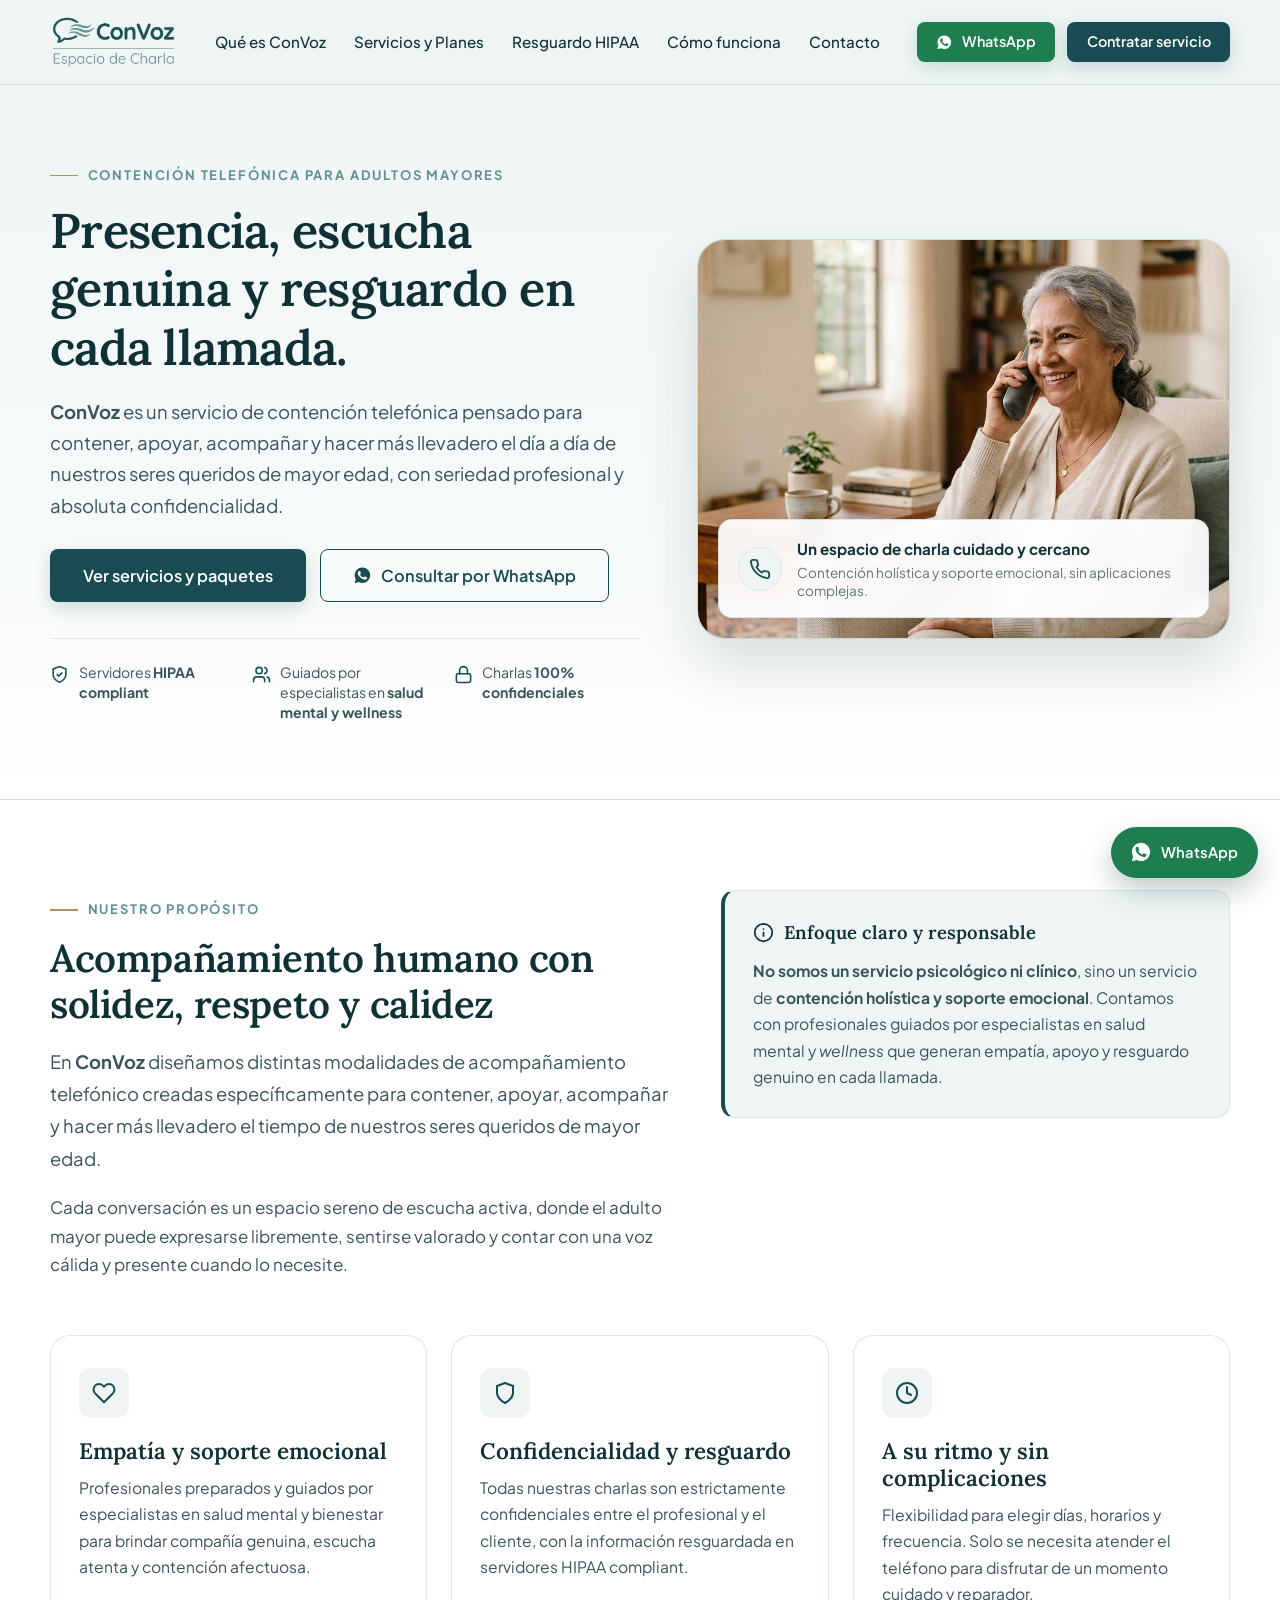
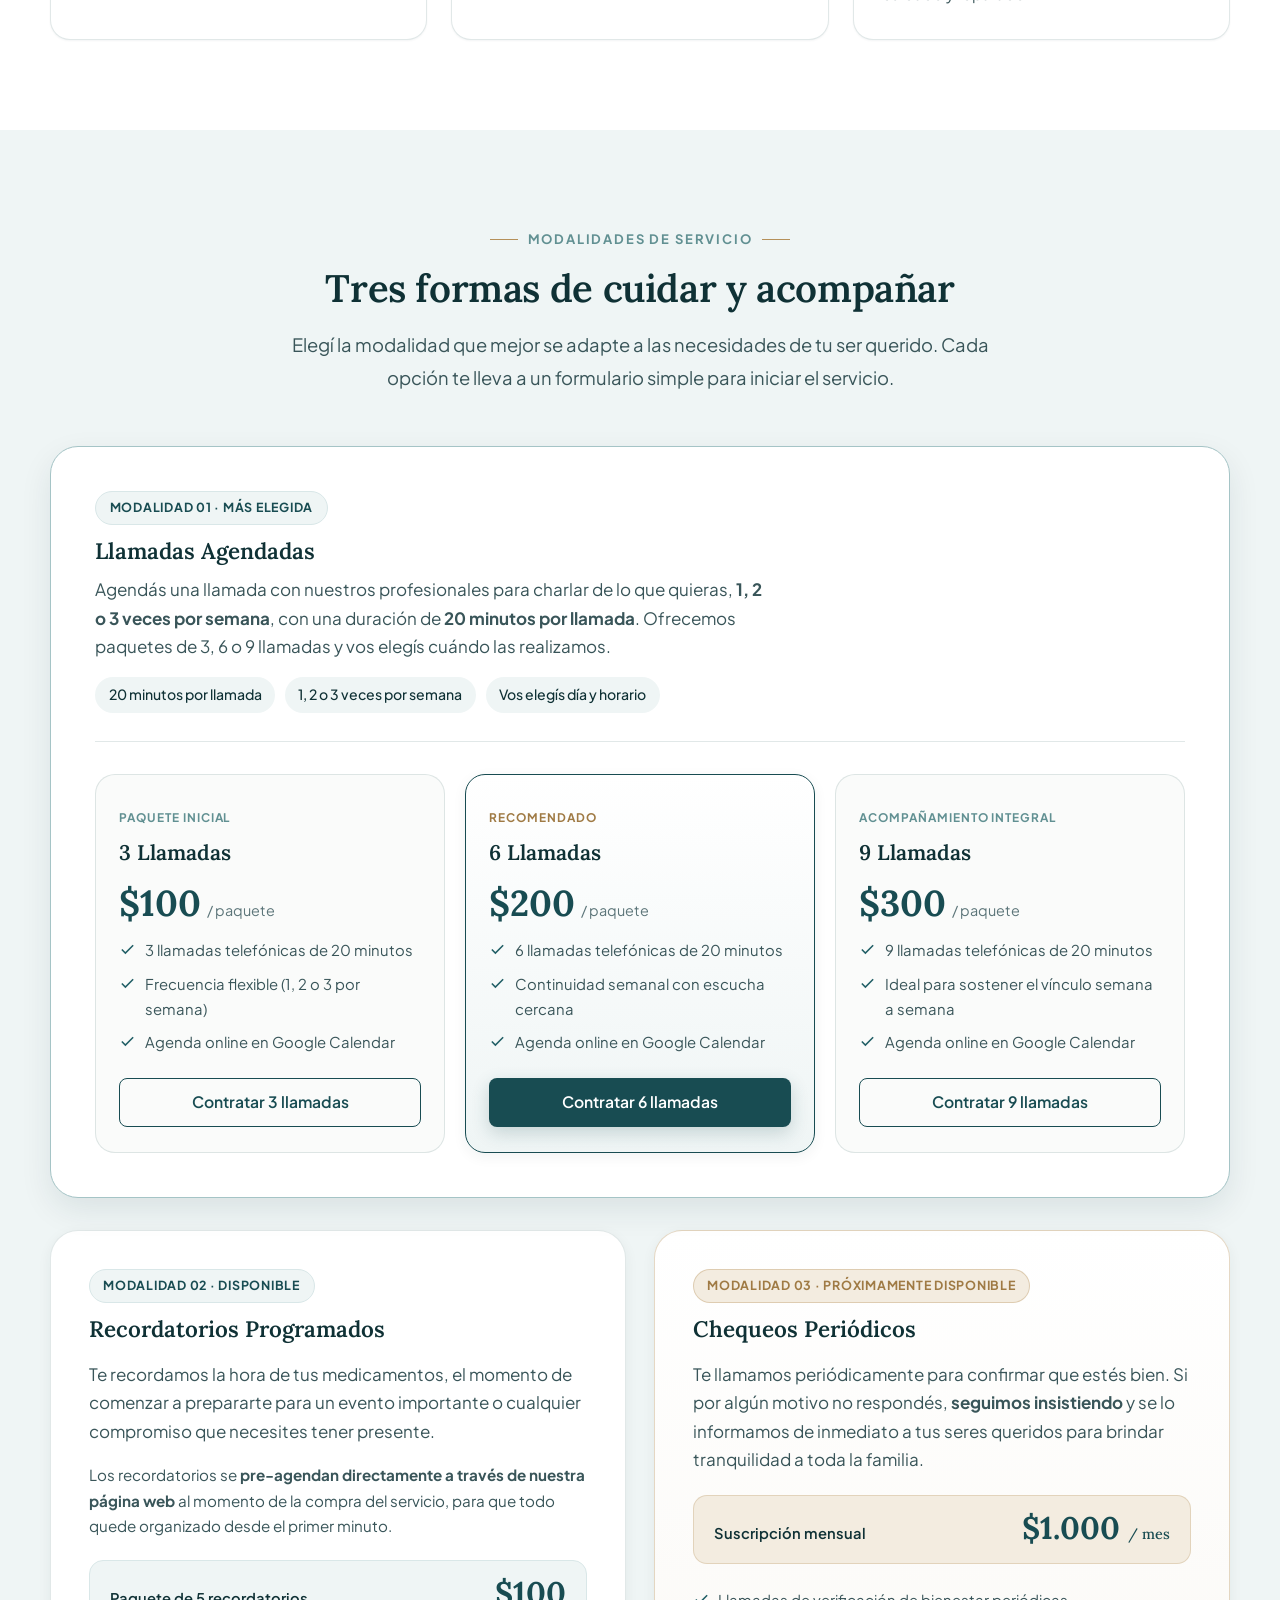
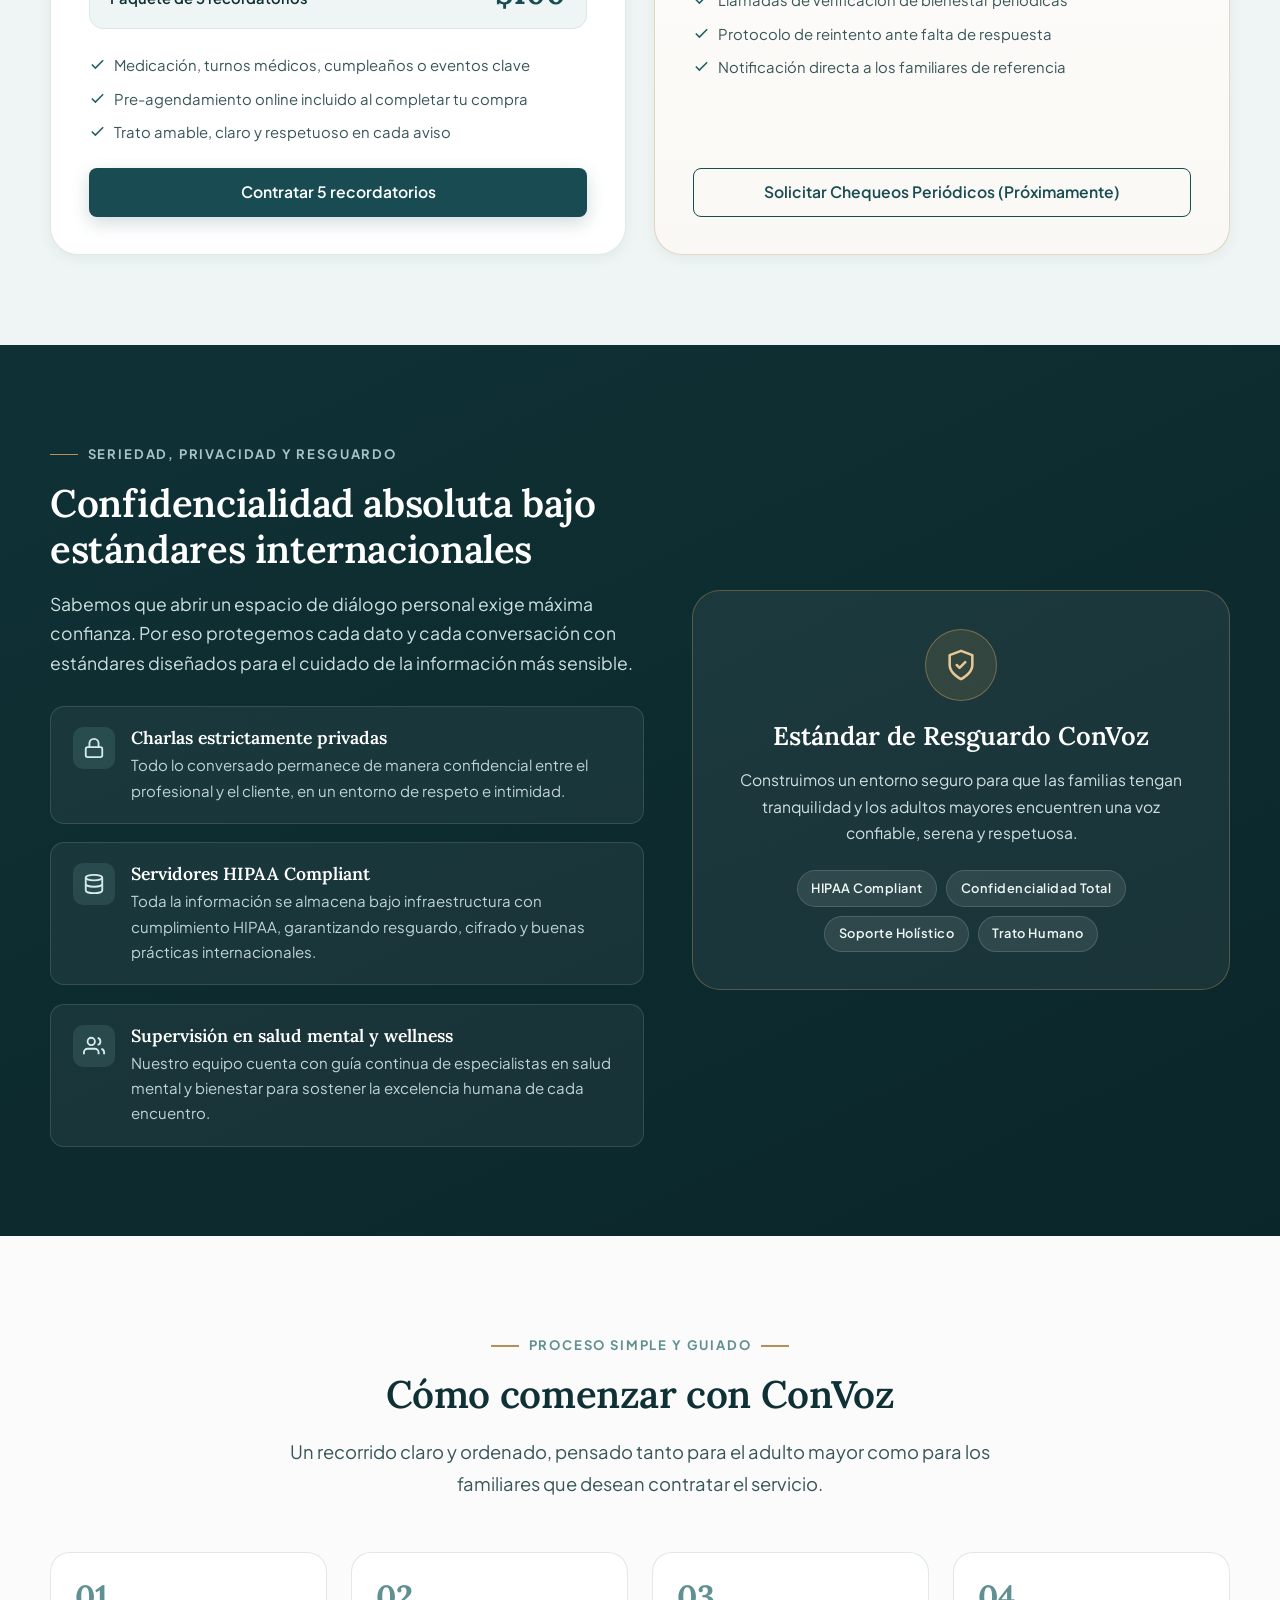
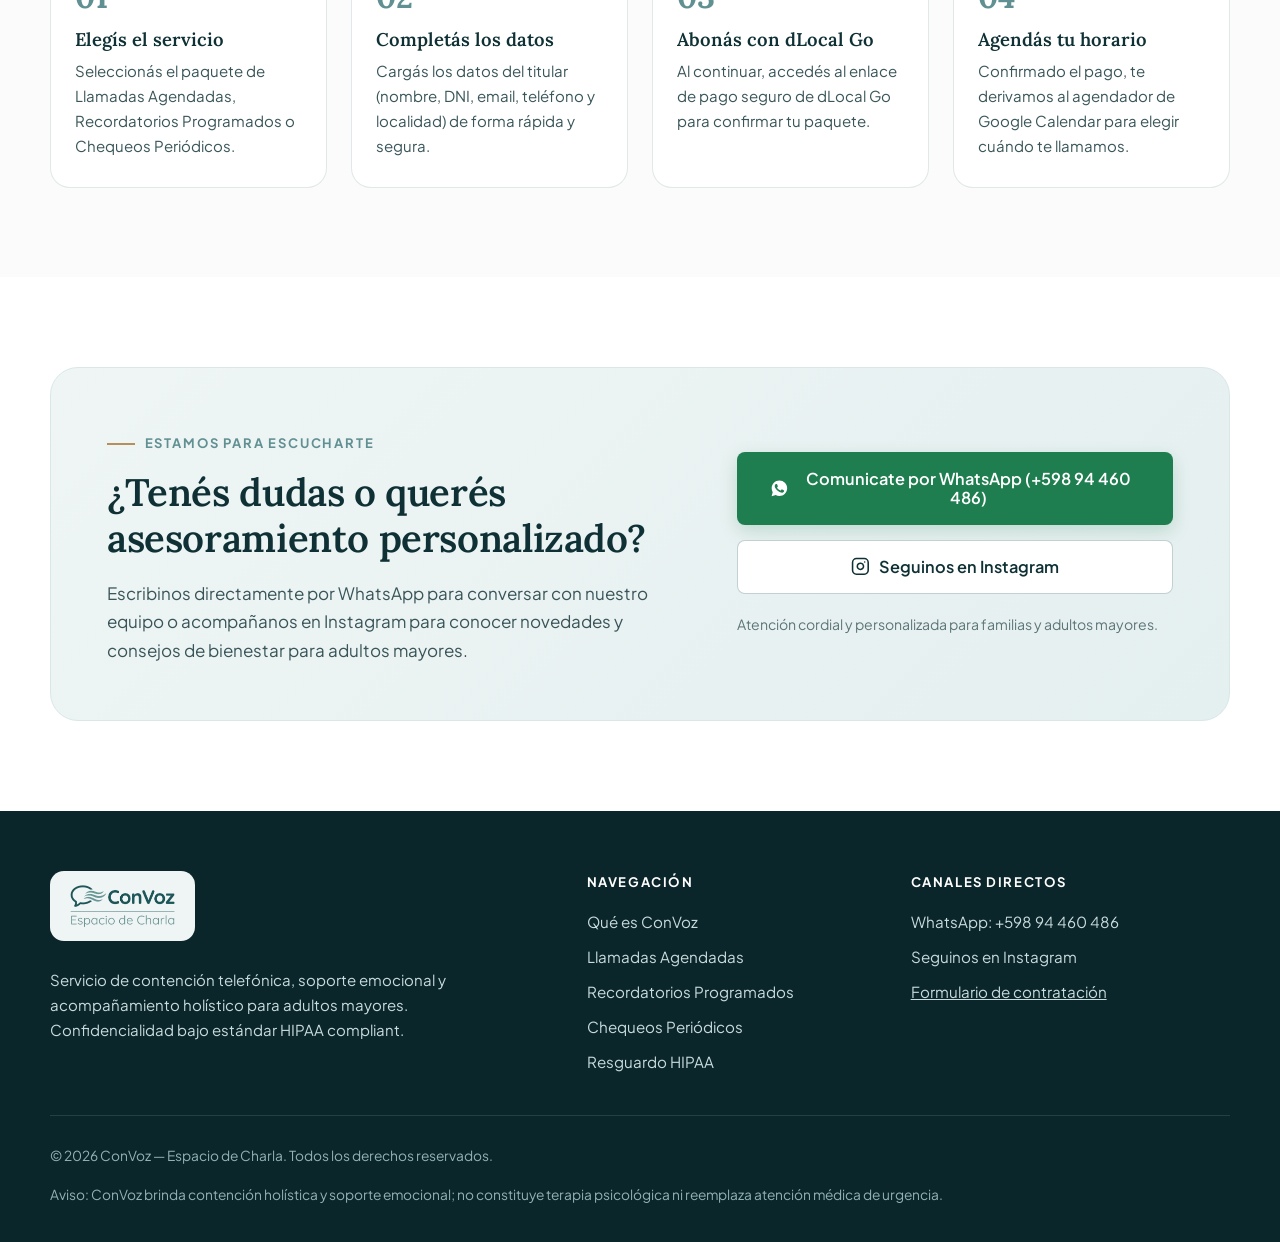
<file: index.html>
<!DOCTYPE html>
<html lang="es-AR">
  <head>
    <meta charset="UTF-8" />
    <meta name="viewport" content="width=device-width, initial-scale=1.0" />
    <title>ConVoz — Espacio de Charla | Contención telefónica para adultos mayores</title>
    <meta
      name="description"
      content="ConVoz es un servicio de contención telefónica, apoyo y acompañamiento emocional para adultos mayores. Profesionales guiados por especialistas, confidencialidad absoluta y resguardo en servidores HIPAA compliant."
    />

    <!-- Tipografía editorial: Lora + Plus Jakarta Sans -->
    <link rel="preconnect" href="https://fonts.googleapis.com" />
    <link rel="preconnect" href="https://fonts.gstatic.com" crossorigin />
    <link
      href="https://fonts.googleapis.com/css2?family=Lora:ital,wght@0,500;0,600;0,700;1,500&family=Plus+Jakarta+Sans:wght@400;500;600;700&display=swap"
      rel="stylesheet"
    />

    <link rel="icon" type="image/png" href="assets/logo-convoz.png" />
    <link rel="stylesheet" href="css/styles.css" />
  </head>

  <body>
    <!-- ====================================================================
         HEADER
         ==================================================================== -->
    <header class="site-header">
      <div class="container header-inner">
        <a href="#inicio" class="brand-link" aria-label="ConVoz - Espacio de Charla">
          <img
            src="assets/logo-convoz.png"
            alt="ConVoz — Espacio de Charla"
            class="brand-logo"
            width="210"
            height="89"
          />
        </a>

        <nav class="main-nav" id="mainNav" aria-label="Navegación principal">
          <a href="#el-servicio">Qué es ConVoz</a>
          <a href="#servicios">Servicios y Planes</a>
          <a href="#confidencialidad">Resguardo HIPAA</a>
          <a href="#como-funciona">Cómo funciona</a>
          <a href="#contacto">Contacto</a>
        </nav>

        <div class="header-actions">
          <a
            href="https://wa.me/59894460486"
            class="btn btn--whatsapp btn--sm"
            data-whatsapp-link
          >
            <svg viewBox="0 0 24 24" fill="currentColor" aria-hidden="true">
              <path
                d="M12.04 2C6.58 2 2.13 6.45 2.13 11.91c0 1.75.46 3.45 1.32 4.95L2.05 22l5.25-1.38c1.45.79 3.08 1.21 4.74 1.21 5.46 0 9.91-4.45 9.91-9.91 0-2.65-1.03-5.14-2.9-7.01A9.816 9.816 0 0 0 12.04 2zm5.79 14.08c-.24.69-1.42 1.31-1.97 1.39-.51.08-1.15.11-1.86-.12-.43-.14-.98-.32-1.69-.63-2.97-1.28-4.91-4.29-5.06-4.49-.15-.2-1.21-1.61-1.21-3.07 0-1.46.76-2.18 1.03-2.48.27-.3.59-.37.79-.37.2 0 .39 0 .56.01.18.01.42-.07.66.5.24.59.84 2.04.91 2.19.07.15.12.32.02.52-.1.2-.15.32-.3.5-.15.17-.31.39-.44.52-.15.15-.3.31-.13.61.17.3.77 1.27 1.66 2.06 1.14 1.02 2.1 1.34 2.4 1.49.3.15.47.12.64-.07.17-.2.74-.86.94-1.16.2-.3.39-.25.66-.15.27.1 1.72.81 2.02.96.3.15.49.22.56.34.07.12.07.72-.17 1.41z"
              />
            </svg>
            WhatsApp
          </a>
          <button
            type="button"
            class="btn btn--primary btn--sm"
            data-select-product="llamadas-3"
          >
            Contratar servicio
          </button>
          <button
            type="button"
            class="mobile-menu-btn"
            id="mobileMenuBtn"
            aria-label="Abrir menú de navegación"
            aria-expanded="false"
            aria-controls="mainNav"
          >
            <svg width="24" height="24" viewBox="0 0 24 24" fill="none" stroke="currentColor" stroke-width="2" stroke-linecap="round">
              <line x1="3" y1="6" x2="21" y2="6" />
              <line x1="3" y1="12" x2="21" y2="12" />
              <line x1="3" y1="18" x2="21" y2="18" />
            </svg>
          </button>
        </div>
      </div>
    </header>

    <main id="inicio">
      <!-- ==================================================================
           HERO EDITORIAL
           ================================================================== -->
      <section class="hero">
        <div class="container hero-grid">
          <div class="hero-copy">
            <span class="eyebrow">Contención telefónica para adultos mayores</span>
            <h1>
              Presencia, escucha genuina y resguardo en cada llamada.
            </h1>
            <p class="hero-subtitle">
              <strong>ConVoz</strong> es un servicio de contención telefónica pensado para
              contener, apoyar, acompañar y hacer más llevadero el día a día de nuestros
              seres queridos de mayor edad, con seriedad profesional y absoluta confidencialidad.
            </p>

            <div class="hero-actions">
              <a href="#servicios" class="btn btn--primary btn--lg">
                Ver servicios y paquetes
              </a>
              <a
                href="https://wa.me/59894460486"
                class="btn btn--secondary btn--lg"
                data-whatsapp-link
              >
                <svg viewBox="0 0 24 24" fill="currentColor" aria-hidden="true">
                  <path
                    d="M12.04 2C6.58 2 2.13 6.45 2.13 11.91c0 1.75.46 3.45 1.32 4.95L2.05 22l5.25-1.38c1.45.79 3.08 1.21 4.74 1.21 5.46 0 9.91-4.45 9.91-9.91 0-2.65-1.03-5.14-2.9-7.01A9.816 9.816 0 0 0 12.04 2zm5.79 14.08c-.24.69-1.42 1.31-1.97 1.39-.51.08-1.15.11-1.86-.12-.43-.14-.98-.32-1.69-.63-2.97-1.28-4.91-4.29-5.06-4.49-.15-.2-1.21-1.61-1.21-3.07 0-1.46.76-2.18 1.03-2.48.27-.3.59-.37.79-.37.2 0 .39 0 .56.01.18.01.42-.07.66.5.24.59.84 2.04.91 2.19.07.15.12.32.02.52-.1.2-.15.32-.3.5-.15.17-.31.39-.44.52-.15.15-.3.31-.13.61.17.3.77 1.27 1.66 2.06 1.14 1.02 2.1 1.34 2.4 1.49.3.15.47.12.64-.07.17-.2.74-.86.94-1.16.2-.3.39-.25.66-.15.27.1 1.72.81 2.02.96.3.15.49.22.56.34.07.12.07.72-.17 1.41z"
                  />
                </svg>
                Consultar por WhatsApp
              </a>
            </div>

            <div class="hero-trust" aria-label="Garantías del servicio">
              <div class="hero-trust-item">
                <svg viewBox="0 0 24 24" fill="none" stroke="currentColor" stroke-width="2" stroke-linecap="round" stroke-linejoin="round" aria-hidden="true">
                  <path d="M12 22s8-4 8-10V5l-8-3-8 3v7c0 6 8 10 8 10z" />
                  <path d="m9 12 2 2 4-4" />
                </svg>
                <span>Servidores <strong>HIPAA compliant</strong></span>
              </div>
              <div class="hero-trust-item">
                <svg viewBox="0 0 24 24" fill="none" stroke="currentColor" stroke-width="2" stroke-linecap="round" stroke-linejoin="round" aria-hidden="true">
                  <path d="M16 21v-2a4 4 0 0 0-4-4H6a4 4 0 0 0-4 4v2" />
                  <circle cx="9" cy="7" r="4" />
                  <path d="M22 21v-2a4 4 0 0 0-3-3.87" />
                  <path d="M16 3.13a4 4 0 0 1 0 7.75" />
                </svg>
                <span>Guiados por especialistas en <strong>salud mental y wellness</strong></span>
              </div>
              <div class="hero-trust-item">
                <svg viewBox="0 0 24 24" fill="none" stroke="currentColor" stroke-width="2" stroke-linecap="round" stroke-linejoin="round" aria-hidden="true">
                  <rect x="3" y="11" width="18" height="11" rx="2" ry="2" />
                  <path d="M7 11V7a5 5 0 0 1 10 0v4" />
                </svg>
                <span>Charlas <strong>100% confidenciales</strong></span>
              </div>
            </div>
          </div>

          <div class="hero-media">
            <div class="hero-frame">
              <img
                src="assets/hero-convoz.jpg"
                alt="Adulta mayor sonriendo con serenidad durante una conversación telefónica cálida en su hogar"
                loading="eager"
              />
              <div class="hero-seal">
                <div class="hero-seal-icon" aria-hidden="true">
                  <svg width="22" height="22" viewBox="0 0 24 24" fill="none" stroke="currentColor" stroke-width="2" stroke-linecap="round" stroke-linejoin="round">
                    <path d="M22 16.92v3a2 2 0 0 1-2.18 2 19.79 19.79 0 0 1-8.63-3.07 19.5 19.5 0 0 1-6-6 19.79 19.79 0 0 1-3.07-8.67A2 2 0 0 1 4.11 2h3a2 2 0 0 1 2 1.72 12.84 12.84 0 0 0 .7 2.81 2 2 0 0 1-.45 2.11L8.09 9.91a16 16 0 0 0 6 6l1.27-1.27a2 2 0 0 1 2.11-.45 12.84 12.84 0 0 0 2.81.7A2 2 0 0 1 22 16.92z" />
                  </svg>
                </div>
                <div>
                  <strong>Un espacio de charla cuidado y cercano</strong>
                  <span>Contención holística y soporte emocional, sin aplicaciones complejas.</span>
                </div>
              </div>
            </div>
          </div>
        </div>
      </section>

      <!-- ==================================================================
           QUÉ ES CONVOZ & PILARES
           ================================================================== -->
      <section class="section" id="el-servicio">
        <div class="container">
          <div class="about-layout">
            <div>
              <span class="eyebrow">Nuestro propósito</span>
              <h2>Acompañamiento humano con solidez, respeto y calidez</h2>
              <p class="lead">
                En <strong>ConVoz</strong> diseñamos distintas modalidades de acompañamiento
                telefónico creadas específicamente para contener, apoyar, acompañar y hacer más
                llevadero el tiempo de nuestros seres queridos de mayor edad.
              </p>
              <p style="color: var(--ink-secondary); margin-bottom: 0;">
                Cada conversación es un espacio sereno de escucha activa, donde el adulto mayor
                puede expresarse libremente, sentirse valorado y contar con una voz cálida y
                presente cuando lo necesite.
              </p>
            </div>

            <aside class="ethics-callout" aria-label="Claridad sobre nuestro enfoque">
              <div class="ethics-callout-title">
                <svg width="21" height="21" viewBox="0 0 24 24" fill="none" stroke="currentColor" stroke-width="2" stroke-linecap="round" stroke-linejoin="round" aria-hidden="true">
                  <circle cx="12" cy="12" r="10" />
                  <line x1="12" y1="16" x2="12" y2="12" />
                  <line x1="12" y1="8" x2="12.01" y2="8" />
                </svg>
                Enfoque claro y responsable
              </div>
              <p>
                <strong>No somos un servicio psicológico ni clínico</strong>, sino un servicio
                de <strong>contención holística y soporte emocional</strong>. Contamos con
                profesionales guiados por especialistas en salud mental y <em>wellness</em> que
                generan empatía, apoyo y resguardo genuino en cada llamada.
              </p>
            </aside>
          </div>

          <div class="pillars-grid">
            <article class="pillar-card">
              <div class="pillar-icon" aria-hidden="true">
                <svg width="24" height="24" viewBox="0 0 24 24" fill="none" stroke="currentColor" stroke-width="2" stroke-linecap="round" stroke-linejoin="round">
                  <path d="M20.84 4.61a5.5 5.5 0 0 0-7.78 0L12 5.67l-1.06-1.06a5.5 5.5 0 0 0-7.78 7.78l1.06 1.06L12 21.23l7.78-7.78 1.06-1.06a5.5 5.5 0 0 0 0-7.78z" />
                </svg>
              </div>
              <h3>Empatía y soporte emocional</h3>
              <p>
                Profesionales preparados y guiados por especialistas en salud mental y bienestar
                para brindar compañía genuina, escucha atenta y contención afectuosa.
              </p>
            </article>

            <article class="pillar-card">
              <div class="pillar-icon" aria-hidden="true">
                <svg width="24" height="24" viewBox="0 0 24 24" fill="none" stroke="currentColor" stroke-width="2" stroke-linecap="round" stroke-linejoin="round">
                  <path d="M12 22s8-4 8-10V5l-8-3-8 3v7c0 6 8 10 8 10z" />
                </svg>
              </div>
              <h3>Confidencialidad y resguardo</h3>
              <p>
                Todas nuestras charlas son estrictamente confidenciales entre el profesional y
                el cliente, con la información resguardada en servidores HIPAA compliant.
              </p>
            </article>

            <article class="pillar-card">
              <div class="pillar-icon" aria-hidden="true">
                <svg width="24" height="24" viewBox="0 0 24 24" fill="none" stroke="currentColor" stroke-width="2" stroke-linecap="round" stroke-linejoin="round">
                  <circle cx="12" cy="12" r="10" />
                  <polyline points="12 6 12 12 16 14" />
                </svg>
              </div>
              <h3>A su ritmo y sin complicaciones</h3>
              <p>
                Flexibilidad para elegir días, horarios y frecuencia. Solo se necesita atender el
                teléfono para disfrutar de un momento cuidado y reparador.
              </p>
            </article>
          </div>
        </div>
      </section>

      <!-- ==================================================================
           TRES MODALIDADES DE SERVICIO
           ================================================================== -->
      <section class="section section--mist" id="servicios">
        <div class="container">
          <div class="section-header section-header--center">
            <span class="eyebrow">Modalidades de Servicio</span>
            <h2>Tres formas de cuidar y acompañar</h2>
            <p class="lead">
              Elegí la modalidad que mejor se adapte a las necesidades de tu ser querido.
              Cada opción te lleva a un formulario simple para iniciar el servicio.
            </p>
          </div>

          <div class="services-stack">
            <!-- MODALIDAD 1: LLAMADAS AGENDADAS -->
            <article class="service-featured" id="llamadas-agendadas">
              <div class="service-top">
                <div style="max-width: 680px;">
                  <span class="service-badge service-badge--primary">Modalidad 01 · Más elegida</span>
                  <h3>Llamadas Agendadas</h3>
                  <p style="margin: 0; color: var(--ink-secondary);">
                    Agendás una llamada con nuestros profesionales para charlar de lo que quieras,
                    <strong>1, 2 o 3 veces por semana</strong>, con una duración de
                    <strong>20 minutos por llamada</strong>. Ofrecemos paquetes de 3, 6 o 9
                    llamadas y vos elegís cuándo las realizamos.
                  </p>
                  <div class="service-meta-pills">
                    <span class="meta-pill">20 minutos por llamada</span>
                    <span class="meta-pill">1, 2 o 3 veces por semana</span>
                    <span class="meta-pill">Vos elegís día y horario</span>
                  </div>
                </div>
              </div>

              <div class="packages-grid">
                <!-- Paquete 3 llamadas -->
                <div class="package-card">
                  <div>
                    <span class="package-tag">Paquete Inicial</span>
                    <div class="package-name">3 Llamadas</div>
                    <div class="package-price">
                      <span class="package-price-value">$100</span>
                      <span class="package-price-unit">/ paquete</span>
                    </div>
                    <ul class="package-list">
                      <li>
                        <svg viewBox="0 0 24 24" fill="none" stroke="currentColor" stroke-width="2.2"><polyline points="20 6 9 17 4 12" /></svg>
                        3 llamadas telefónicas de 20 minutos
                      </li>
                      <li>
                        <svg viewBox="0 0 24 24" fill="none" stroke="currentColor" stroke-width="2.2"><polyline points="20 6 9 17 4 12" /></svg>
                        Frecuencia flexible (1, 2 o 3 por semana)
                      </li>
                      <li>
                        <svg viewBox="0 0 24 24" fill="none" stroke="currentColor" stroke-width="2.2"><polyline points="20 6 9 17 4 12" /></svg>
                        Agenda online en Google Calendar
                      </li>
                    </ul>
                  </div>
                  <button
                    type="button"
                    class="btn btn--secondary btn--full"
                    data-select-product="llamadas-3"
                  >
                    Contratar 3 llamadas
                  </button>
                </div>

                <!-- Paquete 6 llamadas -->
                <div class="package-card package-card--recommended">
                  <div>
                    <span class="package-tag">Recomendado</span>
                    <div class="package-name">6 Llamadas</div>
                    <div class="package-price">
                      <span class="package-price-value">$200</span>
                      <span class="package-price-unit">/ paquete</span>
                    </div>
                    <ul class="package-list">
                      <li>
                        <svg viewBox="0 0 24 24" fill="none" stroke="currentColor" stroke-width="2.2"><polyline points="20 6 9 17 4 12" /></svg>
                        6 llamadas telefónicas de 20 minutos
                      </li>
                      <li>
                        <svg viewBox="0 0 24 24" fill="none" stroke="currentColor" stroke-width="2.2"><polyline points="20 6 9 17 4 12" /></svg>
                        Continuidad semanal con escucha cercana
                      </li>
                      <li>
                        <svg viewBox="0 0 24 24" fill="none" stroke="currentColor" stroke-width="2.2"><polyline points="20 6 9 17 4 12" /></svg>
                        Agenda online en Google Calendar
                      </li>
                    </ul>
                  </div>
                  <button
                    type="button"
                    class="btn btn--primary btn--full"
                    data-select-product="llamadas-6"
                  >
                    Contratar 6 llamadas
                  </button>
                </div>

                <!-- Paquete 9 llamadas -->
                <div class="package-card">
                  <div>
                    <span class="package-tag">Acompañamiento Integral</span>
                    <div class="package-name">9 Llamadas</div>
                    <div class="package-price">
                      <span class="package-price-value">$300</span>
                      <span class="package-price-unit">/ paquete</span>
                    </div>
                    <ul class="package-list">
                      <li>
                        <svg viewBox="0 0 24 24" fill="none" stroke="currentColor" stroke-width="2.2"><polyline points="20 6 9 17 4 12" /></svg>
                        9 llamadas telefónicas de 20 minutos
                      </li>
                      <li>
                        <svg viewBox="0 0 24 24" fill="none" stroke="currentColor" stroke-width="2.2"><polyline points="20 6 9 17 4 12" /></svg>
                        Ideal para sostener el vínculo semana a semana
                      </li>
                      <li>
                        <svg viewBox="0 0 24 24" fill="none" stroke="currentColor" stroke-width="2.2"><polyline points="20 6 9 17 4 12" /></svg>
                        Agenda online en Google Calendar
                      </li>
                    </ul>
                  </div>
                  <button
                    type="button"
                    class="btn btn--secondary btn--full"
                    data-select-product="llamadas-9"
                  >
                    Contratar 9 llamadas
                  </button>
                </div>
              </div>
            </article>

            <!-- MODALIDADES 2 y 3 -->
            <div class="services-secondary-grid">
              <!-- MODALIDAD 2: RECORDATORIOS PROGRAMADOS -->
              <article class="service-card" id="recordatorios-programados">
                <div>
                  <span class="service-badge service-badge--primary">Modalidad 02 · Disponible</span>
                  <h3>Recordatorios Programados</h3>
                  <p style="color: var(--ink-secondary);">
                    Te recordamos la hora de tus medicamentos, el momento de comenzar a prepararte
                    para un evento importante o cualquier compromiso que necesites tener presente.
                  </p>
                  <p style="color: var(--ink-secondary); font-size: 0.95rem;">
                    Los recordatorios se <strong>pre-agendan directamente a través de nuestra página web</strong>
                    al momento de la compra del servicio, para que todo quede organizado desde el
                    primer minuto.
                  </p>

                  <div class="service-price-box">
                    <span class="service-price-label">Paquete de 5 recordatorios</span>
                    <span class="service-price-amount">$100</span>
                  </div>

                  <ul class="package-list">
                    <li>
                      <svg viewBox="0 0 24 24" fill="none" stroke="currentColor" stroke-width="2.2"><polyline points="20 6 9 17 4 12" /></svg>
                      Medicación, turnos médicos, cumpleaños o eventos clave
                    </li>
                    <li>
                      <svg viewBox="0 0 24 24" fill="none" stroke="currentColor" stroke-width="2.2"><polyline points="20 6 9 17 4 12" /></svg>
                      Pre-agendamiento online incluido al completar tu compra
                    </li>
                    <li>
                      <svg viewBox="0 0 24 24" fill="none" stroke="currentColor" stroke-width="2.2"><polyline points="20 6 9 17 4 12" /></svg>
                      Trato amable, claro y respetuoso en cada aviso
                    </li>
                  </ul>
                </div>

                <button
                  type="button"
                  class="btn btn--primary btn--full"
                  data-select-product="recordatorios-5"
                >
                  Contratar 5 recordatorios
                </button>
              </article>

              <!-- MODALIDAD 3: CHEQUEOS PERIÓDICOS (PRÓXIMAMENTE) -->
              <article class="service-card service-card--upcoming" id="chequeos-periodicos">
                <div>
                  <span class="service-badge service-badge--upcoming">
                    Modalidad 03 · Próximamente Disponible
                  </span>
                  <h3>Chequeos Periódicos</h3>
                  <p style="color: var(--ink-secondary);">
                    Te llamamos periódicamente para confirmar que estés bien. Si por algún motivo
                    no respondés, <strong>seguimos insistiendo</strong> y se lo informamos de
                    inmediato a tus seres queridos para brindar tranquilidad a toda la familia.
                  </p>

                  <div class="service-price-box">
                    <span class="service-price-label">Suscripción mensual</span>
                    <span class="service-price-amount">$1.000 <small style="font-size: 0.9rem; font-weight: 500;">/ mes</small></span>
                  </div>

                  <ul class="package-list">
                    <li>
                      <svg viewBox="0 0 24 24" fill="none" stroke="currentColor" stroke-width="2.2"><polyline points="20 6 9 17 4 12" /></svg>
                      Llamadas de verificación de bienestar periódicas
                    </li>
                    <li>
                      <svg viewBox="0 0 24 24" fill="none" stroke="currentColor" stroke-width="2.2"><polyline points="20 6 9 17 4 12" /></svg>
                      Protocolo de reintento ante falta de respuesta
                    </li>
                    <li>
                      <svg viewBox="0 0 24 24" fill="none" stroke="currentColor" stroke-width="2.2"><polyline points="20 6 9 17 4 12" /></svg>
                      Notificación directa a los familiares de referencia
                    </li>
                  </ul>
                </div>

                <button
                  type="button"
                  class="btn btn--secondary btn--full"
                  data-select-product="chequeos-mensual"
                >
                  Solicitar Chequeos Periódicos (Próximamente)
                </button>
              </article>
            </div>
          </div>
        </div>
      </section>

      <!-- ==================================================================
           CONFIDENCIALIDAD Y RESGUARDO HIPAA
           ================================================================== -->
      <section class="section section--dark" id="confidencialidad">
        <div class="container hipaa-grid">
          <div>
            <span class="eyebrow eyebrow--light">Seriedad, Privacidad y Resguardo</span>
            <h2>Confidencialidad absoluta bajo estándares internacionales</h2>
            <p class="hipaa-lead">
              Sabemos que abrir un espacio de diálogo personal exige máxima confianza.
              Por eso protegemos cada dato y cada conversación con estándares diseñados para
              el cuidado de la información más sensible.
            </p>

            <div class="hipaa-points">
              <div class="hipaa-point">
                <div class="hipaa-point-icon" aria-hidden="true">
                  <svg width="22" height="22" viewBox="0 0 24 24" fill="none" stroke="currentColor" stroke-width="2">
                    <rect x="3" y="11" width="18" height="11" rx="2" />
                    <path d="M7 11V7a5 5 0 0 1 10 0v4" />
                  </svg>
                </div>
                <div>
                  <h3>Charlas estrictamente privadas</h3>
                  <p>
                    Todo lo conversado permanece de manera confidencial entre el profesional y el
                    cliente, en un entorno de respeto e intimidad.
                  </p>
                </div>
              </div>

              <div class="hipaa-point">
                <div class="hipaa-point-icon" aria-hidden="true">
                  <svg width="22" height="22" viewBox="0 0 24 24" fill="none" stroke="currentColor" stroke-width="2">
                    <ellipse cx="12" cy="5" rx="9" ry="3" />
                    <path d="M21 12c0 1.66-4 3-9 3s-9-1.34-9-3" />
                    <path d="M3 5v14c0 1.66 4 3 9 3s9-1.34 9-3V5" />
                  </svg>
                </div>
                <div>
                  <h3>Servidores HIPAA Compliant</h3>
                  <p>
                    Toda la información se almacena bajo infraestructura con cumplimiento HIPAA,
                    garantizando resguardo, cifrado y buenas prácticas internacionales.
                  </p>
                </div>
              </div>

              <div class="hipaa-point">
                <div class="hipaa-point-icon" aria-hidden="true">
                  <svg width="22" height="22" viewBox="0 0 24 24" fill="none" stroke="currentColor" stroke-width="2">
                    <path d="M17 21v-2a4 4 0 0 0-4-4H5a4 4 0 0 0-4 4v2" />
                    <circle cx="9" cy="7" r="4" />
                    <path d="M23 21v-2a4 4 0 0 0-3-3.87" />
                    <path d="M16 3.13a4 4 0 0 1 0 7.75" />
                  </svg>
                </div>
                <div>
                  <h3>Supervisión en salud mental y wellness</h3>
                  <p>
                    Nuestro equipo cuenta con guía continua de especialistas en salud mental y
                    bienestar para sostener la excelencia humana de cada encuentro.
                  </p>
                </div>
              </div>
            </div>
          </div>

          <div class="hipaa-certificate">
            <div class="hipaa-shield" aria-hidden="true">
              <svg width="34" height="34" viewBox="0 0 24 24" fill="none" stroke="currentColor" stroke-width="1.8" stroke-linecap="round" stroke-linejoin="round">
                <path d="M12 22s8-4 8-10V5l-8-3-8 3v7c0 6 8 10 8 10z" />
                <path d="m9 12 2 2 4-4" />
              </svg>
            </div>
            <h3>Estándar de Resguardo ConVoz</h3>
            <p>
              Construimos un entorno seguro para que las familias tengan tranquilidad y los
              adultos mayores encuentren una voz confiable, serena y respetuosa.
            </p>
            <div class="hipaa-tags">
              <span class="hipaa-tag">HIPAA Compliant</span>
              <span class="hipaa-tag">Confidencialidad Total</span>
              <span class="hipaa-tag">Soporte Holístico</span>
              <span class="hipaa-tag">Trato Humano</span>
            </div>
          </div>
        </div>
      </section>

      <!-- ==================================================================
           CÓMO FUNCIONA (4 PASOS)
           ================================================================== -->
      <section class="section section--ivory" id="como-funciona">
        <div class="container">
          <div class="section-header section-header--center">
            <span class="eyebrow">Proceso simple y guiado</span>
            <h2>Cómo comenzar con ConVoz</h2>
            <p class="lead">
              Un recorrido claro y ordenado, pensado tanto para el adulto mayor como para los
              familiares que desean contratar el servicio.
            </p>
          </div>

          <div class="steps-grid">
            <div class="step-card">
              <div class="step-number">01</div>
              <h3>Elegís el servicio</h3>
              <p>
                Seleccionás el paquete de Llamadas Agendadas, Recordatorios Programados o
                Chequeos Periódicos.
              </p>
            </div>
            <div class="step-card">
              <div class="step-number">02</div>
              <h3>Completás los datos</h3>
              <p>
                Cargás los datos del titular (nombre, DNI, email, teléfono y localidad) de forma
                rápida y segura.
              </p>
            </div>
            <div class="step-card">
              <div class="step-number">03</div>
              <h3>Abonás con dLocal Go</h3>
              <p>
                Al continuar, accedés al enlace de pago seguro de dLocal Go para confirmar tu
                paquete.
              </p>
            </div>
            <div class="step-card">
              <div class="step-number">04</div>
              <h3>Agendás tu horario</h3>
              <p>
                Confirmado el pago, te derivamos al agendador de Google Calendar para elegir
                cuándo te llamamos.
              </p>
            </div>
          </div>
        </div>
      </section>

      <!-- ==================================================================
           CONTACTO: WHATSAPP E INSTAGRAM
           ================================================================== -->
      <section class="section" id="contacto">
        <div class="container">
          <div class="contact-banner">
            <div>
              <span class="eyebrow">Estamos para escucharte</span>
              <h2>¿Tenés dudas o querés asesoramiento personalizado?</h2>
              <p style="color: var(--ink-secondary); margin-bottom: 0;">
                Escribinos directamente por WhatsApp para conversar con nuestro equipo o
                acompañanos en Instagram para conocer novedades y consejos de bienestar para
                adultos mayores.
              </p>
            </div>

            <div class="contact-actions">
              <a
                href="https://wa.me/59894460486"
                class="btn btn--whatsapp btn--lg btn--full"
                data-whatsapp-link
              >
                <svg viewBox="0 0 24 24" fill="currentColor" aria-hidden="true">
                  <path
                    d="M12.04 2C6.58 2 2.13 6.45 2.13 11.91c0 1.75.46 3.45 1.32 4.95L2.05 22l5.25-1.38c1.45.79 3.08 1.21 4.74 1.21 5.46 0 9.91-4.45 9.91-9.91 0-2.65-1.03-5.14-2.9-7.01A9.816 9.816 0 0 0 12.04 2zm5.79 14.08c-.24.69-1.42 1.31-1.97 1.39-.51.08-1.15.11-1.86-.12-.43-.14-.98-.32-1.69-.63-2.97-1.28-4.91-4.29-5.06-4.49-.15-.2-1.21-1.61-1.21-3.07 0-1.46.76-2.18 1.03-2.48.27-.3.59-.37.79-.37.2 0 .39 0 .56.01.18.01.42-.07.66.5.24.59.84 2.04.91 2.19.07.15.12.32.02.52-.1.2-.15.32-.3.5-.15.17-.31.39-.44.52-.15.15-.3.31-.13.61.17.3.77 1.27 1.66 2.06 1.14 1.02 2.1 1.34 2.4 1.49.3.15.47.12.64-.07.17-.2.74-.86.94-1.16.2-.3.39-.25.66-.15.27.1 1.72.81 2.02.96.3.15.49.22.56.34.07.12.07.72-.17 1.41z"
                  />
                </svg>
                Comunicate por WhatsApp (+598 94 460 486)
              </a>

              <a
                href="#"
                class="btn btn--instagram btn--lg btn--full"
                data-instagram-link
              >
                <svg viewBox="0 0 24 24" fill="none" stroke="currentColor" stroke-width="2" stroke-linecap="round" stroke-linejoin="round" aria-hidden="true">
                  <rect x="2" y="2" width="20" height="20" rx="5" ry="5" />
                  <path d="M16 11.37A4 4 0 1 1 12.63 8 4 4 0 0 1 16 11.37z" />
                  <line x1="17.5" y1="6.5" x2="17.51" y2="6.5" />
                </svg>
                Seguinos en Instagram
              </a>

              <p class="contact-note">
                Atención cordial y personalizada para familias y adultos mayores.
              </p>
            </div>
          </div>
        </div>
      </section>
    </main>

    <!-- ====================================================================
         FOOTER
         ==================================================================== -->
    <footer class="site-footer">
      <div class="container">
        <div class="footer-grid">
          <div>
            <div class="footer-logo-wrap">
              <img
                src="assets/logo-convoz.png"
                alt="ConVoz — Espacio de Charla"
                width="175"
                height="74"
              />
            </div>
            <p style="margin: 0; font-size: 0.94rem; max-width: 42ch;">
              Servicio de contención telefónica, soporte emocional y acompañamiento holístico
              para adultos mayores. Confidencialidad bajo estándar HIPAA compliant.
            </p>
          </div>

          <div>
            <div class="footer-heading">Navegación</div>
            <ul class="footer-links">
              <li><a href="#el-servicio">Qué es ConVoz</a></li>
              <li><a href="#llamadas-agendadas">Llamadas Agendadas</a></li>
              <li><a href="#recordatorios-programados">Recordatorios Programados</a></li>
              <li><a href="#chequeos-periodicos">Chequeos Periódicos</a></li>
              <li><a href="#confidencialidad">Resguardo HIPAA</a></li>
            </ul>
          </div>

          <div>
            <div class="footer-heading">Canales Directos</div>
            <ul class="footer-links">
              <li>
                <a href="https://wa.me/59894460486" data-whatsapp-link>
                  WhatsApp: +598 94 460 486
                </a>
              </li>
              <li>
                <a href="#" data-instagram-link>Seguinos en Instagram</a>
              </li>
              <li>
                <button
                  type="button"
                  style="background: none; border: 0; padding: 0; color: inherit; cursor: pointer; text-decoration: underline;"
                  data-select-product="llamadas-3"
                >
                  Formulario de contratación
                </button>
              </li>
            </ul>
          </div>
        </div>

        <div class="footer-bottom">
          <span>&copy; <span id="currentYear">2026</span> ConVoz — Espacio de Charla. Todos los derechos reservados.</span>
          <span>
            Aviso: ConVoz brinda contención holística y soporte emocional; no constituye terapia
            psicológica ni reemplaza atención médica de urgencia.
          </span>
        </div>
      </div>
    </footer>

    <!-- Botón flotante de WhatsApp -->
    <a
      href="https://wa.me/59894460486"
      class="whatsapp-float"
      aria-label="Contactar a ConVoz por WhatsApp"
      data-whatsapp-link
    >
      <svg viewBox="0 0 24 24" fill="currentColor" aria-hidden="true">
        <path
          d="M12.04 2C6.58 2 2.13 6.45 2.13 11.91c0 1.75.46 3.45 1.32 4.95L2.05 22l5.25-1.38c1.45.79 3.08 1.21 4.74 1.21 5.46 0 9.91-4.45 9.91-9.91 0-2.65-1.03-5.14-2.9-7.01A9.816 9.816 0 0 0 12.04 2zm5.79 14.08c-.24.69-1.42 1.31-1.97 1.39-.51.08-1.15.11-1.86-.12-.43-.14-.98-.32-1.69-.63-2.97-1.28-4.91-4.29-5.06-4.49-.15-.2-1.21-1.61-1.21-3.07 0-1.46.76-2.18 1.03-2.48.27-.3.59-.37.79-.37.2 0 .39 0 .56.01.18.01.42-.07.66.5.24.59.84 2.04.91 2.19.07.15.12.32.02.52-.1.2-.15.32-.3.5-.15.17-.31.39-.44.52-.15.15-.3.31-.13.61.17.3.77 1.27 1.66 2.06 1.14 1.02 2.1 1.34 2.4 1.49.3.15.47.12.64-.07.17-.2.74-.86.94-1.16.2-.3.39-.25.66-.15.27.1 1.72.81 2.02.96.3.15.49.22.56.34.07.12.07.72-.17 1.41z"
        />
      </svg>
      <span>WhatsApp</span>
    </a>

    <!-- ====================================================================
         MODAL: FORMULARIO DE CONTRATACIÓN -> GOOGLE SHEETS -> DLOCAL GO
         ==================================================================== -->
    <div
      class="modal-backdrop"
      id="registrationModal"
      role="dialog"
      aria-modal="true"
      aria-labelledby="modalTitle"
      aria-hidden="true"
    >
      <div class="modal-dialog">
        <div class="modal-header">
          <div>
            <h2 id="modalTitle">Contratar servicio ConVoz</h2>
            <p>Completá los datos del titular para registrar tu solicitud y continuar al pago.</p>
          </div>
          <button
            type="button"
            class="modal-close"
            id="modalCloseBtn"
            aria-label="Cerrar formulario"
          >
            <svg width="20" height="20" viewBox="0 0 24 24" fill="none" stroke="currentColor" stroke-width="2.2" stroke-linecap="round">
              <line x1="18" y1="6" x2="6" y2="18" />
              <line x1="6" y1="6" x2="18" y2="18" />
            </svg>
          </button>
        </div>

        <div class="modal-body">
          <div class="selected-plan-summary" aria-live="polite">
            <div>
              <strong id="planSummaryTitle">Llamadas Agendadas — Paquete de 3 llamadas</strong>
              <span id="planSummaryDesc">3 charlas telefónicas de 20 minutos.</span>
            </div>
            <div class="selected-plan-price" id="planSummaryPrice">$100</div>
          </div>

          <form id="registrationForm" novalidate>
            <div class="form-grid">
              <!-- Selector de servicio / paquete -->
              <div class="form-field form-field--full">
                <label for="productId">Servicio seleccionado <span class="req">*</span></label>
                <select id="productId" name="productId" class="form-control" required>
                  <option value="llamadas-3">Llamadas Agendadas — Paquete 3 llamadas ($100)</option>
                  <option value="llamadas-6">Llamadas Agendadas — Paquete 6 llamadas ($200)</option>
                  <option value="llamadas-9">Llamadas Agendadas — Paquete 9 llamadas ($300)</option>
                  <option value="recordatorios-5">Recordatorios Programados — Paquete 5 recordatorios ($100)</option>
                  <option value="chequeos-mensual">Chequeos Periódicos — Plan Mensual ($1.000/mes · Próximamente)</option>
                </select>
              </div>

              <!-- Nombre -->
              <div class="form-field">
                <label for="nombre">Nombre <span class="req">*</span></label>
                <input
                  type="text"
                  id="nombre"
                  name="nombre"
                  class="form-control"
                  placeholder="Ej: Marta"
                  autocomplete="given-name"
                  required
                />
                <span class="field-error" id="nombreError"></span>
              </div>

              <!-- Apellido -->
              <div class="form-field">
                <label for="apellido">Apellido <span class="req">*</span></label>
                <input
                  type="text"
                  id="apellido"
                  name="apellido"
                  class="form-control"
                  placeholder="Ej: Fernández"
                  autocomplete="family-name"
                  required
                />
                <span class="field-error" id="apellidoError"></span>
              </div>

              <!-- Fecha de nacimiento -->
              <div class="form-field">
                <label for="fechaNacimiento">Fecha de nacimiento <span class="req">*</span></label>
                <input
                  type="date"
                  id="fechaNacimiento"
                  name="fechaNacimiento"
                  class="form-control"
                  max="2026-11-21"
                  min="1900-01-01"
                  required
                />
                <span class="field-error" id="fechaNacimientoError"></span>
              </div>

              <!-- DNI -->
              <div class="form-field">
                <label for="dni">DNI <span class="req">*</span></label>
                <input
                  type="text"
                  id="dni"
                  name="dni"
                  class="form-control"
                  inputmode="numeric"
                  placeholder="Ej: 12345678"
                  required
                />
                <span class="field-error" id="dniError"></span>
              </div>

              <!-- Email -->
              <div class="form-field form-field--full">
                <label for="email">Correo electrónico (Email) <span class="req">*</span></label>
                <input
                  type="email"
                  id="email"
                  name="email"
                  class="form-control"
                  placeholder="Ej: marta.fernandez@gmail.com"
                  autocomplete="email"
                  required
                />
                <span class="field-error" id="emailError"></span>
              </div>

              <!-- Teléfono celular con prefijo de país y código de zona -->
              <div class="form-field form-field--full">
                <label for="countryCode">
                  Número de celular (prefijo de país, código de zona y número)
                  <span class="req">*</span>
                </label>
                <div class="phone-group">
                  <select id="countryCode" name="countryCode" class="form-control" aria-label="Prefijo de país" required></select>
                  <input
                    type="text"
                    id="areaCode"
                    name="areaCode"
                    class="form-control"
                    inputmode="numeric"
                    placeholder="Zona (ej: 11)"
                    aria-label="Código de área o zona"
                    required
                  />
                  <input
                    type="tel"
                    id="phoneNumber"
                    name="phoneNumber"
                    class="form-control"
                    inputmode="numeric"
                    placeholder="Número sin 0 ni 15"
                    aria-label="Número de celular"
                    required
                  />
                </div>

                <div id="customCountryWrap" hidden style="margin-top: 0.45rem;">
                  <input
                    type="text"
                    id="customCountryCode"
                    class="form-control"
                    placeholder="Ingresá el prefijo de país (ej: +44)"
                  />
                </div>

                <div class="phone-preview">
                  <span>Formato completo:</span>
                  <strong id="phonePreviewText">+54</strong>
                </div>
                <span class="field-error" id="areaCodeError"></span>
                <span class="field-error" id="phoneNumberError"></span>
              </div>

              <!-- Provincia Argentina -->
              <div class="form-field">
                <label for="provincia">Provincia (Argentina) <span class="req">*</span></label>
                <select id="provincia" name="provincia" class="form-control" required></select>
                <span class="field-error" id="provinciaError"></span>
              </div>

              <!-- Localidad dentro de Argentina -->
              <div class="form-field">
                <label for="localidad">Localidad dentro de Argentina <span class="req">*</span></label>
                <input
                  type="text"
                  id="localidad"
                  name="localidad"
                  class="form-control"
                  list="localidadesList"
                  placeholder="Escribí o elegí tu localidad"
                  required
                />
                <datalist id="localidadesList"></datalist>
                <span class="field-error" id="localidadError"></span>
              </div>
            </div>

            <!-- Bloque condicional: Pre-agendamiento de los 5 recordatorios -->
            <div class="reminders-panel" id="remindersPanel" hidden>
              <h3>Pre-agendamiento de tus 5 recordatorios</h3>
              <p>
                Podés indicar ahora los medicamentos, turnos o eventos que querés recordar
                (también podrás ajustarlos luego de confirmar el pago).
              </p>
              <div id="remindersContainer"></div>
            </div>

            <!-- Mensajes de estado -->
            <div class="alert" id="formStatusAlert" role="status" hidden></div>

            <!-- Caja de vista previa cuando aún no se configuró el link de dLocal Go -->
            <div class="demo-payment-box" id="demoPaymentBox" hidden>
              <h3>Enlace de dLocal Go pendiente de configuración</h3>
              <p>
                Cuando cargues tus links de pago de <strong>dLocal Go</strong> en
                <code>js/config.js</code>, este botón redirigirá automáticamente a tu pasarela de pago.
                Mientras tanto, podés probar el flujo completo hasta la pantalla de confirmación y
                agendamiento en Google Calendar:
              </p>
              <div class="demo-payment-actions">
                <button type="button" class="btn btn--primary btn--sm" id="demoSimulatePayBtn">
                  Simular pago aprobado (ir a Google Calendar)
                </button>
                <a href="https://wa.me/59894460486" target="_blank" rel="noopener noreferrer" class="btn btn--whatsapp btn--sm" id="demoWhatsAppBtn">
                  Consultar por WhatsApp
                </a>
              </div>
            </div>

            <div class="form-footer">
              <button
                type="submit"
                class="btn btn--primary btn--lg btn--full"
                id="submitRegistrationBtn"
              >
                Continuar al pago
              </button>
              <div class="form-security-note">
                <svg viewBox="0 0 24 24" fill="none" stroke="currentColor" stroke-width="2" aria-hidden="true">
                  <path d="M12 22s8-4 8-10V5l-8-3-8 3v7c0 6 8 10 8 10z" />
                </svg>
                <span>
                  Tus datos se registran con total confidencialidad. Al continuar, te derivaremos
                  al pago seguro de <strong>dLocal Go</strong> y luego al agendador de
                  <strong>Google Calendar</strong>.
                </span>
              </div>
            </div>
          </form>
        </div>
      </div>
    </div>

    <script>
      document.getElementById("currentYear").textContent = String(new Date().getFullYear());
    </script>
    <script src="js/config.js"></script>
    <script src="js/argentina-localidades.js"></script>
    <script src="js/app.js"></script>
  </body>
</html>
</file>
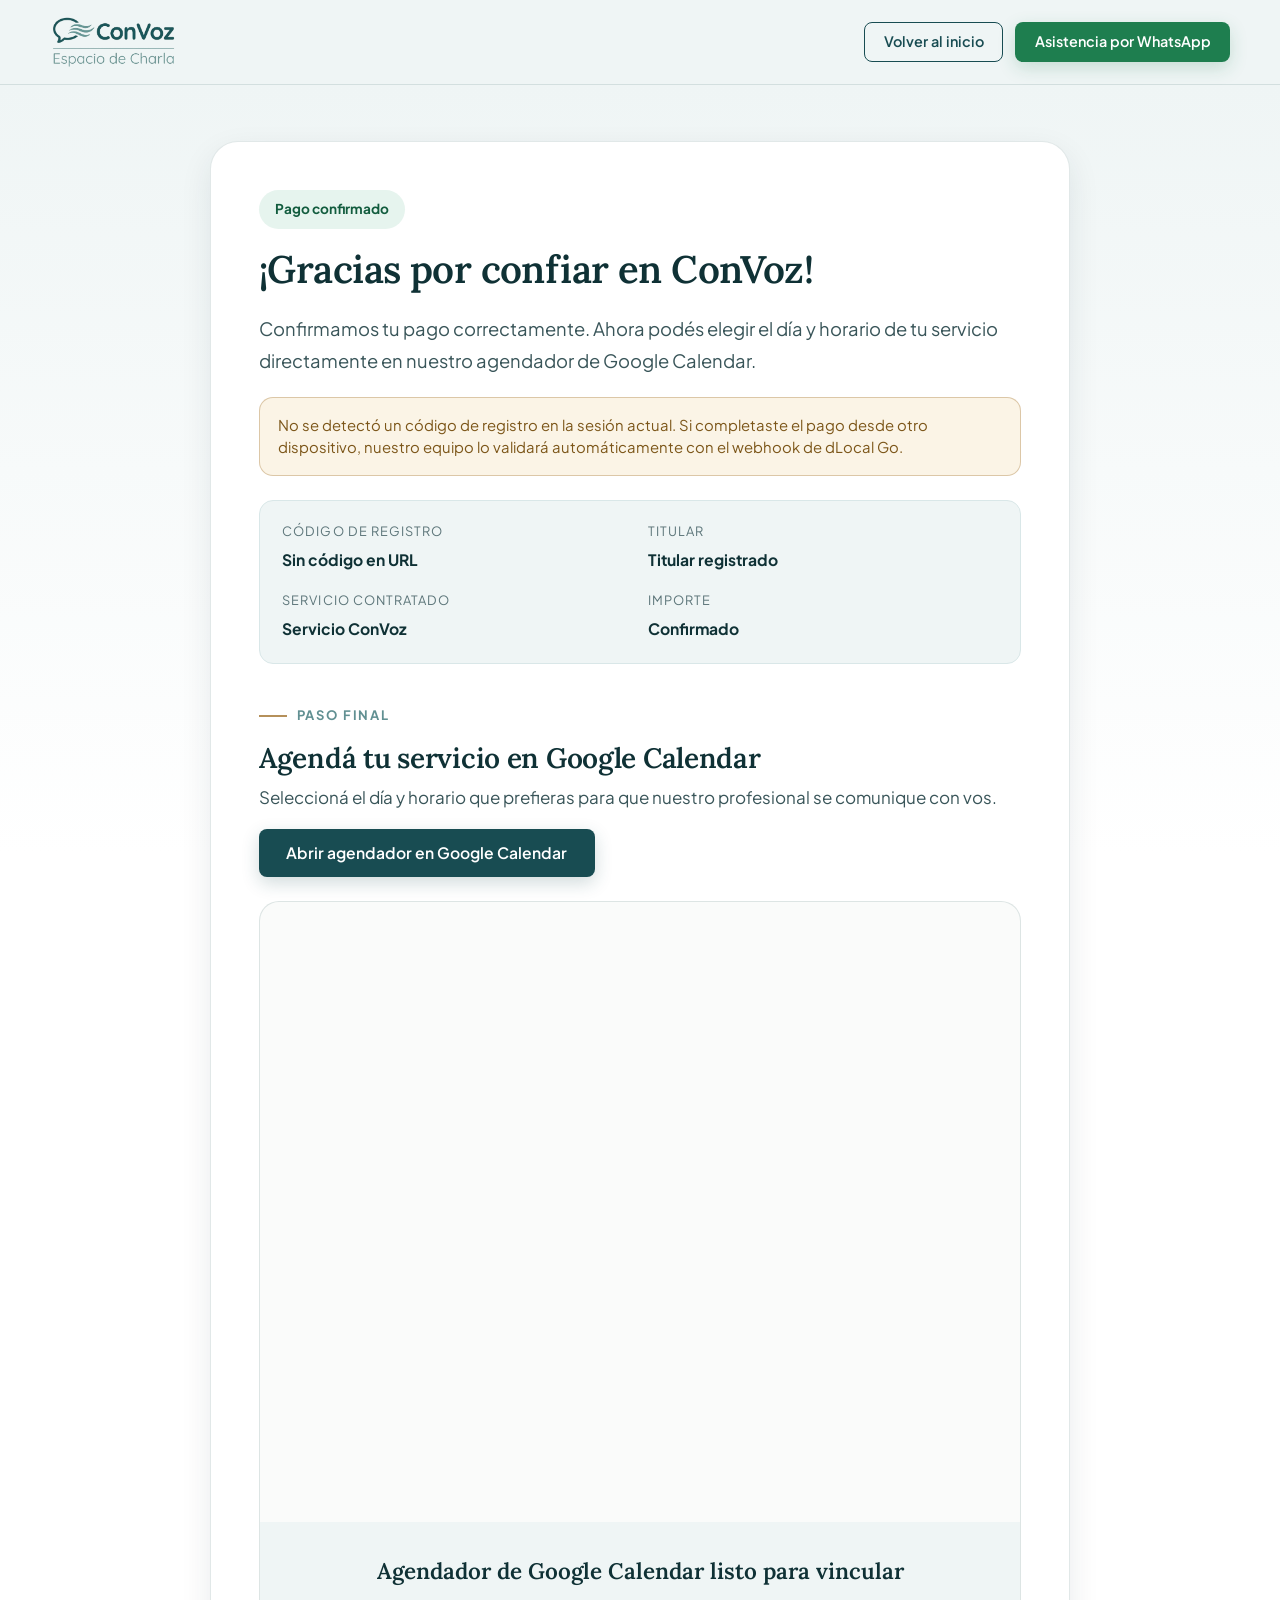
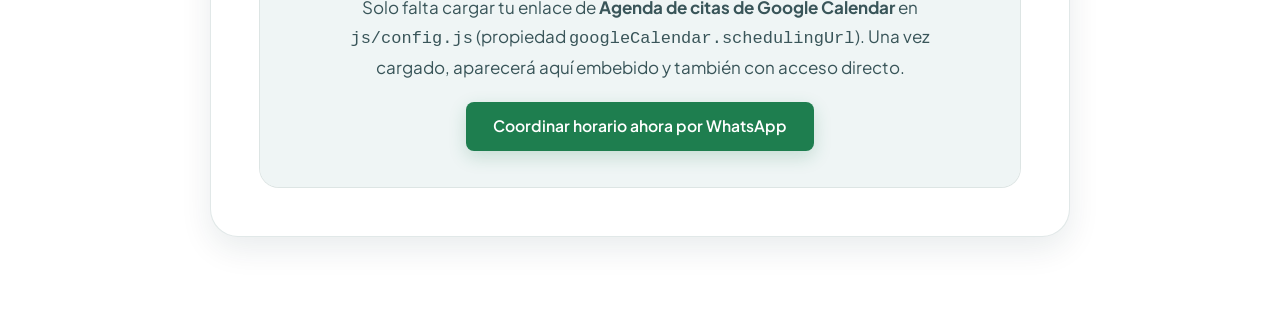
<file: confirmacion.html>
<!DOCTYPE html>
<html lang="es-AR">
  <head>
    <meta charset="UTF-8" />
    <meta name="viewport" content="width=device-width, initial-scale=1.0" />
    <title>Confirmación de Pago y Agenda | ConVoz — Espacio de Charla</title>
    <meta
      name="description"
      content="Confirmación de pago de ConVoz y acceso al agendador de Google Calendar para coordinar tus llamadas."
    />

    <link rel="preconnect" href="https://fonts.googleapis.com" />
    <link rel="preconnect" href="https://fonts.gstatic.com" crossorigin />
    <link
      href="https://fonts.googleapis.com/css2?family=Lora:ital,wght@0,500;0,600;0,700;1,500&family=Plus+Jakarta+Sans:wght@400;500;600;700&display=swap"
      rel="stylesheet"
    />

    <link rel="icon" type="image/png" href="assets/logo-convoz.png" />
    <link rel="stylesheet" href="css/styles.css" />
  </head>

  <body>
    <header class="site-header">
      <div class="container header-inner">
        <a href="index.html" class="brand-link" aria-label="Volver a ConVoz">
          <img
            src="assets/logo-convoz.png"
            alt="ConVoz — Espacio de Charla"
            class="brand-logo"
            width="210"
            height="89"
          />
        </a>

        <div class="header-actions">
          <a href="index.html" class="btn btn--secondary btn--sm">Volver al inicio</a>
          <a
            href="https://wa.me/59894460486"
            target="_blank"
            rel="noopener noreferrer"
            class="btn btn--whatsapp btn--sm"
            id="whatsappSupportBtn"
          >
            Asistencia por WhatsApp
          </a>
        </div>
      </div>
    </header>

    <main class="confirm-page">
      <div class="container">
        <section class="confirm-card">
          <div class="status-badge-lg status-badge-lg--success" id="confirmStatusBadge">
            Verificando pago...
          </div>

          <h1 id="confirmTitle" style="font-size: clamp(1.85rem, 3vw, 2.5rem);">
            Confirmando tu operación
          </h1>
          <p class="lead" id="confirmSubtitle" style="margin-bottom: 0;">
            Aguardá un instante mientras registramos tu confirmación en nuestro sistema.
          </p>

          <div class="alert" id="sheetSyncAlert" role="status" hidden></div>

          <!-- Resumen del registro -->
          <div class="receipt-grid" aria-label="Resumen de tu contratación">
            <div class="receipt-item">
              <span>Código de registro</span>
              <strong id="receiptCode">-</strong>
            </div>
            <div class="receipt-item">
              <span>Titular</span>
              <strong id="receiptClient">-</strong>
            </div>
            <div class="receipt-item">
              <span>Servicio contratado</span>
              <strong id="receiptService">-</strong>
            </div>
            <div class="receipt-item">
              <span>Importe</span>
              <strong id="receiptAmount">-</strong>
            </div>
          </div>

          <!-- Agendador de Google Calendar -->
          <div id="calendarSection" hidden>
            <span class="eyebrow">Paso final</span>
            <h2 style="font-size: 1.75rem; margin-bottom: 0.5rem;">
              Agendá tu servicio en Google Calendar
            </h2>
            <p style="color: var(--ink-secondary); margin-top: 0;">
              Seleccioná el día y horario que prefieras para que nuestro profesional se comunique
              con vos.
            </p>

            <div style="margin-bottom: 1rem;">
              <a
                href="#"
                target="_blank"
                rel="noopener noreferrer"
                class="btn btn--primary"
                id="calendarDirectBtn"
                hidden
              >
                Abrir agendador en Google Calendar
              </a>
            </div>

            <div class="calendar-embed-wrap">
              <iframe
                id="calendarIframe"
                title="Agendador de citas de Google Calendar — ConVoz"
                loading="lazy"
                hidden
              ></iframe>

              <div class="calendar-placeholder" id="calendarPlaceholder" hidden>
                <h3 style="margin-bottom: 0.35rem;">Agendador de Google Calendar listo para vincular</h3>
                <p>
                  Solo falta cargar tu enlace de <strong>Agenda de citas de Google Calendar</strong>
                  en <code>js/config.js</code> (propiedad <code>googleCalendar.schedulingUrl</code>).
                  Una vez cargado, aparecerá aquí embebido y también con acceso directo.
                </p>
                <a
                  href="https://wa.me/59894460486"
                  target="_blank"
                  rel="noopener noreferrer"
                  class="btn btn--whatsapp"
                >
                  Coordinar horario ahora por WhatsApp
                </a>
              </div>
            </div>
          </div>
        </section>
      </div>
    </main>

    <script src="js/config.js"></script>
    <script src="js/confirmacion.js"></script>
  </body>
</html>
</file>
<file: css/styles.css>
/* ==========================================================================
   ConVoz — Espacio de Charla
   Sistema de Diseño Editorial
   Estética: Seriedad, solidez, elegancia y resguardo
   Paleta extraída del logotipo oficial (#EFF5F5, #184C52, #619092, #0F3135)
   ========================================================================== */

:root {
  /* Paleta oficial ConVoz */
  --teal-950: #0b262a;
  --teal-900: #0f3135;
  --teal-800: #184c52; /* Color principal del logotipo ConVoz */
  --teal-700: #215f66;
  --teal-500: #619092; /* Color secundario: ondas y "Espacio de Charla" */
  --teal-300: #a5c4c6;
  --teal-150: #d9e7e8;
  --teal-100: #e5efef;
  --teal-50: #eff5f5;  /* Fondo exacto del logotipo */

  /* Superficies cálidas y acentos de solidez */
  --surface-white: #ffffff;
  --surface-ivory: #fafbfa;
  --surface-warm: #f6f4ef;
  --gold-600: #9f7a44;
  --gold-500: #b5905a;
  --gold-100: #f3ece0;

  /* Tipografía y bordes */
  --ink-primary: #102a2e;
  --ink-secondary: #395559;
  --ink-muted: #5c7579;
  --border-subtle: rgba(24, 76, 82, 0.13);
  --border-strong: rgba(24, 76, 82, 0.26);

  /* Estados */
  --success-bg: #e6f4ee;
  --success-text: #125c3e;
  --warning-bg: #fbf4e6;
  --warning-text: #7c5619;
  --error-bg: #fdeeee;
  --error-text: #9b2626;
  --whatsapp: #1e7e4f;
  --whatsapp-hover: #176740;

  /* Tipografía */
  --font-serif: "Lora", Georgia, "Times New Roman", serif;
  --font-sans: "Plus Jakarta Sans", -apple-system, BlinkMacSystemFont, "Segoe UI", sans-serif;

  /* Sombras suaves y arquitectónicas */
  --shadow-xs: 0 1px 2px rgba(15, 49, 53, 0.05);
  --shadow-sm: 0 4px 14px rgba(15, 49, 53, 0.06);
  --shadow-md: 0 12px 32px rgba(15, 49, 53, 0.09);
  --shadow-lg: 0 24px 56px rgba(11, 38, 42, 0.15);

  /* Radios y espaciado */
  --radius-sm: 8px;
  --radius-md: 14px;
  --radius-lg: 20px;
  --radius-xl: 28px;
  --container-max: 1180px;
  --header-height: 84px;
}

/* Reset accesible */
*,
*::before,
*::after {
  box-sizing: border-box;
}

html {
  scroll-behavior: smooth;
  font-size: 16px;
}

body {
  margin: 0;
  font-family: var(--font-sans);
  font-size: 1.0625rem; /* 17px para lectura cómoda y accesible */
  line-height: 1.68;
  color: var(--ink-primary);
  background-color: var(--surface-white);
  -webkit-font-smoothing: antialiased;
  text-rendering: optimizeLegibility;
}

body.modal-open {
  overflow: hidden;
}

img {
  max-width: 100%;
  display: block;
}

a {
  color: inherit;
  text-decoration: none;
}

button,
input,
select,
textarea {
  font: inherit;
  color: inherit;
}

:focus-visible {
  outline: 3px solid var(--teal-500);
  outline-offset: 2px;
}

.sr-only {
  position: absolute;
  width: 1px;
  height: 1px;
  padding: 0;
  margin: -1px;
  overflow: hidden;
  clip: rect(0, 0, 0, 0);
  white-space: nowrap;
  border: 0;
}

.container {
  width: min(var(--container-max), calc(100% - 2.5rem));
  margin-inline: auto;
}

/* ==========================================================================
   Tipografía Editorial
   ========================================================================== */

.eyebrow {
  display: inline-flex;
  align-items: center;
  gap: 0.6rem;
  font-size: 0.8125rem;
  font-weight: 700;
  letter-spacing: 0.14em;
  text-transform: uppercase;
  color: var(--teal-500);
  margin-bottom: 0.9rem;
}

.eyebrow::before {
  content: "";
  display: inline-block;
  width: 28px;
  height: 1.5px;
  background-color: var(--gold-500);
}

.eyebrow--light {
  color: var(--teal-300);
}

h1,
h2,
h3,
h4 {
  font-family: var(--font-serif);
  color: var(--teal-900);
  line-height: 1.2;
  margin-top: 0;
  font-weight: 600;
}

h1 {
  font-size: clamp(2.15rem, 3.8vw, 3.35rem);
  letter-spacing: -0.015em;
  margin-bottom: 1.25rem;
}

h2 {
  font-size: clamp(1.85rem, 3vw, 2.55rem);
  letter-spacing: -0.01em;
  margin-bottom: 1rem;
}

h3 {
  font-size: 1.4rem;
  margin-bottom: 0.65rem;
}

.lead {
  font-size: 1.15rem;
  line-height: 1.75;
  color: var(--ink-secondary);
}

.section {
  padding-block: clamp(4.25rem, 7vw, 6.5rem);
}

.section--mist {
  background-color: var(--teal-50);
}

.section--ivory {
  background-color: var(--surface-ivory);
}

.section--dark {
  background: linear-gradient(155deg, var(--teal-900) 0%, var(--teal-950) 100%);
  color: #e9f2f2;
}

.section--dark h2,
.section--dark h3 {
  color: #ffffff;
}

.section-header {
  max-width: 720px;
  margin-bottom: 3.25rem;
}

.section-header--center {
  text-align: center;
  margin-inline: auto;
}

.section-header--center .eyebrow {
  justify-content: center;
}

.section-header--center .eyebrow::after {
  content: "";
  display: inline-block;
  width: 28px;
  height: 1.5px;
  background-color: var(--gold-500);
}

/* ==========================================================================
   Botones
   ========================================================================== */

.btn {
  display: inline-flex;
  align-items: center;
  justify-content: center;
  gap: 0.55rem;
  padding: 0.875rem 1.65rem;
  border-radius: var(--radius-sm);
  border: 1.5px solid transparent;
  font-weight: 600;
  font-size: 0.98rem;
  line-height: 1.2;
  cursor: pointer;
  transition: background-color 0.2s ease, border-color 0.2s ease, color 0.2s ease,
    transform 0.18s ease, box-shadow 0.2s ease;
  text-align: center;
  white-space: nowrap;
}

.btn:active {
  transform: translateY(1px);
}

.btn--primary {
  background-color: var(--teal-800);
  color: #ffffff;
  box-shadow: 0 6px 18px rgba(24, 76, 82, 0.2);
}

.btn--primary:hover {
  background-color: var(--teal-900);
  box-shadow: 0 10px 24px rgba(15, 49, 53, 0.26);
  transform: translateY(-1px);
}

.btn--secondary {
  background-color: transparent;
  color: var(--teal-800);
  border-color: var(--teal-800);
}

.btn--secondary:hover {
  background-color: var(--teal-50);
  border-color: var(--teal-900);
  color: var(--teal-900);
}

.btn--soft {
  background-color: var(--teal-50);
  color: var(--teal-800);
  border-color: var(--teal-150);
}

.btn--soft:hover {
  background-color: var(--teal-100);
  border-color: var(--teal-500);
}

.btn--whatsapp {
  background-color: var(--whatsapp);
  color: #ffffff;
  box-shadow: 0 6px 18px rgba(30, 126, 79, 0.2);
}

.btn--whatsapp:hover {
  background-color: var(--whatsapp-hover);
  transform: translateY(-1px);
}

.btn--instagram {
  background-color: var(--surface-white);
  color: var(--teal-900);
  border-color: var(--border-strong);
}

.btn--instagram:hover {
  background-color: var(--teal-50);
  border-color: var(--teal-800);
}

.btn--light {
  background-color: #ffffff;
  color: var(--teal-900);
}

.btn--light:hover {
  background-color: var(--teal-50);
}

.btn--sm {
  padding: 0.62rem 1.15rem;
  font-size: 0.9rem;
}

.btn--lg {
  padding: 1rem 2rem;
  font-size: 1.02rem;
}

.btn--full {
  width: 100%;
  white-space: normal;
}

.btn svg {
  width: 1.15em;
  height: 1.15em;
  flex-shrink: 0;
}

/* ==========================================================================
   Header / Navegación
   ========================================================================== */

.site-header {
  position: sticky;
  top: 0;
  z-index: 50;
  background-color: rgba(239, 245, 245, 0.94);
  backdrop-filter: blur(12px);
  border-bottom: 1px solid var(--border-subtle);
}

.header-inner {
  display: flex;
  align-items: center;
  justify-content: space-between;
  gap: 1.5rem;
  min-height: var(--header-height);
}

.brand-link {
  display: inline-flex;
  align-items: center;
  flex-shrink: 0;
}

.brand-logo {
  height: 54px;
  width: auto;
  object-fit: contain;
}

.main-nav {
  display: flex;
  align-items: center;
  gap: 1.75rem;
}

.main-nav a {
  font-size: 0.95rem;
  font-weight: 500;
  color: var(--teal-900);
  position: relative;
  padding-block: 0.25rem;
  transition: color 0.2s ease;
}

.main-nav a::after {
  content: "";
  position: absolute;
  left: 0;
  right: 0;
  bottom: -2px;
  height: 1.5px;
  background-color: var(--teal-500);
  transform: scaleX(0);
  transform-origin: left;
  transition: transform 0.22s ease;
}

.main-nav a:hover {
  color: var(--teal-700);
}

.main-nav a:hover::after {
  transform: scaleX(1);
}

.header-actions {
  display: flex;
  align-items: center;
  gap: 0.75rem;
}

.mobile-menu-btn {
  display: none;
  background: transparent;
  border: 1.5px solid var(--border-strong);
  border-radius: var(--radius-sm);
  padding: 0.5rem;
  color: var(--teal-900);
  cursor: pointer;
}

/* ==========================================================================
   Hero Editorial
   ========================================================================== */

.hero {
  background: linear-gradient(180deg, var(--teal-50) 0%, #f7fafa 65%, #ffffff 100%);
  padding-block: clamp(3rem, 5.5vw, 5.25rem) clamp(3.5rem, 6vw, 5.5rem);
  border-bottom: 1px solid var(--border-subtle);
  overflow: hidden;
}

.hero-grid {
  display: grid;
  grid-template-columns: minmax(0, 1.05fr) minmax(0, 0.95fr);
  gap: clamp(2rem, 4.5vw, 4rem);
  align-items: center;
}

.hero-subtitle {
  font-size: 1.16rem;
  color: var(--ink-secondary);
  margin-bottom: 1.75rem;
  max-width: 56ch;
}

.hero-actions {
  display: flex;
  flex-wrap: wrap;
  gap: 0.9rem;
  margin-bottom: 2.25rem;
}

.hero-trust {
  display: grid;
  grid-template-columns: repeat(3, minmax(0, 1fr));
  gap: 1rem;
  padding-top: 1.5rem;
  border-top: 1px solid var(--border-subtle);
}

.hero-trust-item {
  display: flex;
  align-items: flex-start;
  gap: 0.6rem;
  font-size: 0.88rem;
  line-height: 1.4;
  color: var(--ink-secondary);
}

.hero-trust-item svg {
  width: 19px;
  height: 19px;
  color: var(--teal-800);
  flex-shrink: 0;
  margin-top: 2px;
}

.hero-media {
  position: relative;
}

.hero-frame {
  position: relative;
  border-radius: var(--radius-xl);
  overflow: hidden;
  border: 1px solid var(--border-subtle);
  box-shadow: var(--shadow-lg);
  background-color: var(--teal-100);
  aspect-ratio: 4 / 3;
}

.hero-frame img {
  width: 100%;
  height: 100%;
  object-fit: cover;
  object-position: 62% center;
}

.hero-seal {
  position: absolute;
  left: 1.25rem;
  bottom: 1.25rem;
  right: 1.25rem;
  background: rgba(255, 255, 255, 0.94);
  backdrop-filter: blur(10px);
  border: 1px solid var(--border-subtle);
  border-radius: var(--radius-md);
  padding: 1rem 1.2rem;
  display: flex;
  align-items: center;
  gap: 0.95rem;
  box-shadow: var(--shadow-md);
}

.hero-seal-icon {
  width: 44px;
  height: 44px;
  border-radius: 50%;
  background-color: var(--teal-50);
  border: 1px solid var(--teal-150);
  color: var(--teal-800);
  display: grid;
  place-items: center;
  flex-shrink: 0;
}

.hero-seal strong {
  display: block;
  font-size: 0.95rem;
  color: var(--teal-900);
  margin-bottom: 0.15rem;
}

.hero-seal span {
  display: block;
  font-size: 0.85rem;
  color: var(--ink-muted);
  line-height: 1.35;
}

/* ==========================================================================
   Sección: Qué es ConVoz / Pilares de Resguardo
   ========================================================================== */

.about-layout {
  display: grid;
  grid-template-columns: minmax(0, 1.1fr) minmax(0, 0.9fr);
  gap: 3rem;
  align-items: start;
  margin-bottom: 3.5rem;
}

.ethics-callout {
  background-color: var(--teal-50);
  border: 1px solid var(--teal-150);
  border-left: 4px solid var(--teal-800);
  border-radius: var(--radius-md);
  padding: 1.65rem 1.8rem;
}

.ethics-callout-title {
  display: flex;
  align-items: center;
  gap: 0.6rem;
  font-family: var(--font-serif);
  font-size: 1.15rem;
  font-weight: 600;
  color: var(--teal-900);
  margin-bottom: 0.65rem;
}

.ethics-callout p {
  margin: 0;
  font-size: 0.98rem;
  color: var(--ink-secondary);
}

.pillars-grid {
  display: grid;
  grid-template-columns: repeat(3, minmax(0, 1fr));
  gap: 1.5rem;
}

.pillar-card {
  background-color: var(--surface-white);
  border: 1px solid var(--border-subtle);
  border-radius: var(--radius-lg);
  padding: 2rem 1.75rem;
  box-shadow: var(--shadow-xs);
  transition: transform 0.22s ease, box-shadow 0.22s ease, border-color 0.22s ease;
}

.pillar-card:hover {
  transform: translateY(-3px);
  box-shadow: var(--shadow-md);
  border-color: var(--teal-300);
}

.pillar-icon {
  width: 50px;
  height: 50px;
  border-radius: 12px;
  background-color: var(--teal-50);
  color: var(--teal-800);
  display: grid;
  place-items: center;
  margin-bottom: 1.25rem;
}

.pillar-card p {
  margin: 0;
  font-size: 0.98rem;
  color: var(--ink-secondary);
}

/* ==========================================================================
   Sección: Tres Modalidades de Servicio
   ========================================================================== */

.services-stack {
  display: flex;
  flex-direction: column;
  gap: 2rem;
}

/* Modalidad 1 destacada: Llamadas Agendadas con sus 3 paquetes */
.service-featured {
  background-color: var(--surface-white);
  border: 1.5px solid var(--teal-300);
  border-radius: var(--radius-xl);
  padding: clamp(1.75rem, 3.5vw, 2.75rem);
  box-shadow: var(--shadow-md);
  position: relative;
}

.service-top {
  display: flex;
  flex-wrap: wrap;
  justify-content: space-between;
  align-items: flex-start;
  gap: 1.25rem;
  margin-bottom: 2rem;
  padding-bottom: 1.75rem;
  border-bottom: 1px solid var(--border-subtle);
}

.service-badge {
  display: inline-flex;
  align-items: center;
  gap: 0.45rem;
  padding: 0.35rem 0.85rem;
  border-radius: 999px;
  font-size: 0.78rem;
  font-weight: 700;
  letter-spacing: 0.06em;
  text-transform: uppercase;
  margin-bottom: 0.8rem;
}

.service-badge--primary {
  background-color: var(--teal-50);
  color: var(--teal-800);
  border: 1px solid var(--teal-150);
}

.service-badge--upcoming {
  background-color: var(--gold-100);
  color: var(--gold-600);
  border: 1px solid rgba(181, 144, 90, 0.35);
}

.service-meta-pills {
  display: flex;
  flex-wrap: wrap;
  gap: 0.6rem;
  margin-top: 1rem;
}

.meta-pill {
  display: inline-flex;
  align-items: center;
  gap: 0.4rem;
  font-size: 0.88rem;
  font-weight: 500;
  color: var(--teal-900);
  background-color: var(--teal-50);
  padding: 0.4rem 0.85rem;
  border-radius: 999px;
}

.packages-grid {
  display: grid;
  grid-template-columns: repeat(3, minmax(0, 1fr));
  gap: 1.25rem;
}

.package-card {
  background-color: var(--surface-ivory);
  border: 1px solid var(--border-subtle);
  border-radius: var(--radius-lg);
  padding: 1.6rem 1.45rem;
  display: flex;
  flex-direction: column;
  justify-content: space-between;
  transition: border-color 0.2s ease, box-shadow 0.2s ease, transform 0.2s ease;
}

.package-card:hover {
  border-color: var(--teal-500);
  box-shadow: var(--shadow-sm);
  transform: translateY(-2px);
}

.package-card--recommended {
  background: linear-gradient(180deg, #ffffff 0%, var(--teal-50) 100%);
  border: 1.5px solid var(--teal-800);
  box-shadow: var(--shadow-sm);
}

.package-tag {
  display: inline-block;
  font-size: 0.74rem;
  font-weight: 700;
  letter-spacing: 0.08em;
  text-transform: uppercase;
  color: var(--teal-500);
  margin-bottom: 0.45rem;
}

.package-card--recommended .package-tag {
  color: var(--gold-600);
}

.package-name {
  font-family: var(--font-serif);
  font-size: 1.32rem;
  font-weight: 600;
  color: var(--teal-900);
  margin-bottom: 0.4rem;
}

.package-price {
  display: flex;
  align-items: baseline;
  gap: 0.35rem;
  margin: 0.9rem 0 1rem;
}

.package-price-value {
  font-family: var(--font-serif);
  font-size: 2.25rem;
  font-weight: 700;
  color: var(--teal-800);
  line-height: 1;
}

.package-price-unit {
  font-size: 0.9rem;
  color: var(--ink-muted);
}

.package-list {
  list-style: none;
  padding: 0;
  margin: 0 0 1.4rem;
  display: flex;
  flex-direction: column;
  gap: 0.55rem;
  font-size: 0.93rem;
  color: var(--ink-secondary);
}

.package-list li {
  display: flex;
  align-items: flex-start;
  gap: 0.55rem;
}

.package-list svg {
  width: 17px;
  height: 17px;
  color: var(--teal-700);
  flex-shrink: 0;
  margin-top: 3px;
}

/* Modalidades 2 y 3 en grilla pareja */
.services-secondary-grid {
  display: grid;
  grid-template-columns: repeat(2, minmax(0, 1fr));
  gap: 1.75rem;
}

.service-card {
  background-color: var(--surface-white);
  border: 1px solid var(--border-subtle);
  border-radius: var(--radius-xl);
  padding: clamp(1.75rem, 3vw, 2.35rem);
  display: flex;
  flex-direction: column;
  justify-content: space-between;
  box-shadow: var(--shadow-sm);
  transition: transform 0.2s ease, box-shadow 0.2s ease;
}

.service-card:hover {
  transform: translateY(-2px);
  box-shadow: var(--shadow-md);
}

.service-card--upcoming {
  background: linear-gradient(180deg, #ffffff 0%, #faf8f4 100%);
  border-color: rgba(181, 144, 90, 0.35);
}

.service-price-box {
  display: flex;
  align-items: baseline;
  justify-content: space-between;
  flex-wrap: wrap;
  gap: 0.5rem;
  background-color: var(--teal-50);
  border: 1px solid var(--teal-150);
  border-radius: var(--radius-md);
  padding: 1.05rem 1.25rem;
  margin: 1.35rem 0 1.5rem;
}

.service-card--upcoming .service-price-box {
  background-color: var(--gold-100);
  border-color: rgba(181, 144, 90, 0.28);
}

.service-price-label {
  font-size: 0.92rem;
  font-weight: 600;
  color: var(--teal-900);
}

.service-price-amount {
  font-family: var(--font-serif);
  font-size: 1.95rem;
  font-weight: 700;
  color: var(--teal-800);
  line-height: 1;
}

/* ==========================================================================
   Sección Oscura: Confidencialidad & HIPAA
   ========================================================================== */

.hipaa-grid {
  display: grid;
  grid-template-columns: minmax(0, 1.05fr) minmax(0, 0.95fr);
  gap: 3rem;
  align-items: center;
}

.hipaa-lead {
  color: #cfe0e1;
  font-size: 1.1rem;
  margin-bottom: 1.75rem;
}

.hipaa-points {
  display: grid;
  gap: 1.15rem;
}

.hipaa-point {
  display: flex;
  gap: 1rem;
  align-items: flex-start;
  background: rgba(255, 255, 255, 0.05);
  border: 1px solid rgba(165, 196, 198, 0.18);
  border-radius: var(--radius-md);
  padding: 1.25rem 1.35rem;
}

.hipaa-point-icon {
  width: 42px;
  height: 42px;
  border-radius: 10px;
  background: rgba(97, 144, 146, 0.22);
  color: #d6ebeb;
  display: grid;
  place-items: center;
  flex-shrink: 0;
}

.hipaa-point h3 {
  font-size: 1.1rem;
  margin-bottom: 0.25rem;
}

.hipaa-point p {
  margin: 0;
  font-size: 0.94rem;
  color: #bfd4d6;
}

.hipaa-certificate {
  background: rgba(255, 255, 255, 0.06);
  border: 1px solid rgba(181, 144, 90, 0.4);
  border-radius: var(--radius-xl);
  padding: 2.35rem;
  text-align: center;
}

.hipaa-shield {
  width: 72px;
  height: 72px;
  margin: 0 auto 1.25rem;
  border-radius: 50%;
  background: rgba(181, 144, 90, 0.16);
  border: 1.5px solid rgba(181, 144, 90, 0.55);
  color: #e6c896;
  display: grid;
  place-items: center;
}

.hipaa-certificate h3 {
  font-size: 1.6rem;
  margin-bottom: 0.75rem;
}

.hipaa-certificate p {
  color: #cfe0e1;
  font-size: 0.98rem;
  margin-bottom: 1.5rem;
}

.hipaa-tags {
  display: flex;
  flex-wrap: wrap;
  justify-content: center;
  gap: 0.55rem;
}

.hipaa-tag {
  font-size: 0.8rem;
  font-weight: 600;
  letter-spacing: 0.04em;
  padding: 0.4rem 0.85rem;
  border-radius: 999px;
  background: rgba(255, 255, 255, 0.09);
  border: 1px solid rgba(255, 255, 255, 0.14);
  color: #eef6f6;
}

/* ==========================================================================
   Cómo funciona (4 pasos)
   ========================================================================== */

.steps-grid {
  display: grid;
  grid-template-columns: repeat(4, minmax(0, 1fr));
  gap: 1.5rem;
}

.step-card {
  background-color: var(--surface-white);
  border: 1px solid var(--border-subtle);
  border-radius: var(--radius-lg);
  padding: 1.75rem 1.5rem;
  position: relative;
}

.step-number {
  font-family: var(--font-serif);
  font-size: 2rem;
  font-weight: 700;
  color: var(--teal-500);
  line-height: 1;
  margin-bottom: 0.9rem;
}

.step-card h3 {
  font-size: 1.15rem;
  margin-bottom: 0.5rem;
}

.step-card p {
  margin: 0;
  font-size: 0.94rem;
  color: var(--ink-secondary);
}

/* ==========================================================================
   Sección Contacto (WhatsApp + Instagram)
   ========================================================================== */

.contact-banner {
  background: linear-gradient(135deg, var(--teal-50) 0%, #e4efef 100%);
  border: 1px solid var(--teal-150);
  border-radius: var(--radius-xl);
  padding: clamp(2rem, 4.5vw, 3.5rem);
  display: grid;
  grid-template-columns: minmax(0, 1.15fr) minmax(0, 0.85fr);
  gap: 2.5rem;
  align-items: center;
}

.contact-actions {
  display: flex;
  flex-direction: column;
  gap: 0.95rem;
}

.contact-note {
  font-size: 0.88rem;
  color: var(--ink-muted);
  margin: 0.25rem 0 0;
}

/* ==========================================================================
   Footer
   ========================================================================== */

.site-footer {
  background-color: var(--teal-950);
  color: #c8dbdd;
  padding-block: 3.75rem 2.25rem;
}

.footer-grid {
  display: grid;
  grid-template-columns: minmax(0, 1.4fr) minmax(0, 0.8fr) minmax(0, 0.9fr);
  gap: 2.5rem;
  padding-bottom: 2.5rem;
  border-bottom: 1px solid rgba(165, 196, 198, 0.16);
}

.footer-logo-wrap {
  display: inline-block;
  background-color: var(--teal-50);
  padding: 0.75rem 1.15rem;
  border-radius: var(--radius-md);
  margin-bottom: 1.15rem;
}

.footer-logo-wrap img {
  height: 46px;
  width: auto;
}

.footer-heading {
  font-family: var(--font-sans);
  font-size: 0.82rem;
  font-weight: 700;
  letter-spacing: 0.12em;
  text-transform: uppercase;
  color: #ffffff;
  margin-bottom: 1rem;
}

.footer-links {
  list-style: none;
  padding: 0;
  margin: 0;
  display: flex;
  flex-direction: column;
  gap: 0.6rem;
  font-size: 0.95rem;
}

.footer-links a:hover {
  color: #ffffff;
  text-decoration: underline;
}

.footer-bottom {
  padding-top: 1.75rem;
  display: flex;
  flex-wrap: wrap;
  justify-content: space-between;
  gap: 1rem;
  font-size: 0.86rem;
  color: #93b2b5;
}

/* ==========================================================================
   Botón Flotante WhatsApp
   ========================================================================== */

.whatsapp-float {
  position: fixed;
  right: 1.4rem;
  bottom: 1.4rem;
  z-index: 45;
  display: inline-flex;
  align-items: center;
  gap: 0.6rem;
  padding: 0.8rem 1.2rem;
  border-radius: 999px;
  background-color: var(--whatsapp);
  color: #ffffff;
  font-weight: 600;
  font-size: 0.92rem;
  box-shadow: 0 12px 28px rgba(15, 49, 53, 0.25);
  transition: transform 0.2s ease, background-color 0.2s ease, box-shadow 0.2s ease;
}

.whatsapp-float:hover {
  background-color: var(--whatsapp-hover);
  transform: translateY(-2px);
  box-shadow: 0 16px 34px rgba(15, 49, 53, 0.32);
}

.whatsapp-float svg {
  width: 22px;
  height: 22px;
}

/* ==========================================================================
   Modal y Formulario de Contratación
   ========================================================================== */

.modal-backdrop {
  position: fixed;
  inset: 0;
  z-index: 100;
  background-color: rgba(11, 38, 42, 0.68);
  backdrop-filter: blur(5px);
  display: none;
  align-items: center;
  justify-content: center;
  padding: 1.25rem;
  overflow-y: auto;
}

.modal-backdrop.is-open {
  display: flex;
}

.modal-dialog {
  width: min(740px, 100%);
  max-height: calc(100vh - 2.5rem);
  overflow-y: auto;
  background-color: var(--surface-white);
  border-radius: var(--radius-xl);
  box-shadow: var(--shadow-lg);
  border: 1px solid var(--border-subtle);
  animation: modalFadeIn 0.22s ease;
}

@keyframes modalFadeIn {
  from {
    opacity: 0;
    transform: translateY(10px) scale(0.985);
  }
  to {
    opacity: 1;
    transform: translateY(0) scale(1);
  }
}

.modal-header {
  position: sticky;
  top: 0;
  z-index: 2;
  background-color: var(--teal-50);
  border-bottom: 1px solid var(--border-subtle);
  padding: 1.35rem 1.75rem;
  display: flex;
  align-items: flex-start;
  justify-content: space-between;
  gap: 1rem;
}

.modal-header h2 {
  font-size: 1.5rem;
  margin-bottom: 0.2rem;
}

.modal-header p {
  margin: 0;
  font-size: 0.92rem;
  color: var(--ink-secondary);
}

.modal-close {
  background: #ffffff;
  border: 1px solid var(--border-subtle);
  border-radius: 50%;
  width: 38px;
  height: 38px;
  display: grid;
  place-items: center;
  cursor: pointer;
  color: var(--teal-900);
  flex-shrink: 0;
  transition: background-color 0.18s ease;
}

.modal-close:hover {
  background-color: var(--teal-100);
}

.modal-body {
  padding: 1.75rem;
}

.selected-plan-summary {
  background: linear-gradient(135deg, var(--teal-50) 0%, #f7fafa 100%);
  border: 1px solid var(--teal-150);
  border-radius: var(--radius-md);
  padding: 1.1rem 1.25rem;
  margin-bottom: 1.5rem;
  display: flex;
  flex-wrap: wrap;
  justify-content: space-between;
  align-items: center;
  gap: 0.75rem;
}

.selected-plan-summary strong {
  display: block;
  color: var(--teal-900);
  font-size: 1.02rem;
}

.selected-plan-summary span {
  font-size: 0.88rem;
  color: var(--ink-secondary);
}

.selected-plan-price {
  font-family: var(--font-serif);
  font-size: 1.65rem;
  font-weight: 700;
  color: var(--teal-800);
}

.form-grid {
  display: grid;
  grid-template-columns: repeat(2, minmax(0, 1fr));
  gap: 1.1rem 1.25rem;
}

.form-field {
  display: flex;
  flex-direction: column;
  gap: 0.38rem;
}

.form-field--full {
  grid-column: 1 / -1;
}

.form-field label {
  font-size: 0.9rem;
  font-weight: 600;
  color: var(--teal-900);
}

.form-field label .req {
  color: var(--gold-600);
}

.form-control {
  width: 100%;
  padding: 0.78rem 0.95rem;
  border: 1.5px solid var(--border-strong);
  border-radius: var(--radius-sm);
  background-color: #ffffff;
  font-size: 0.98rem;
  color: var(--ink-primary);
  transition: border-color 0.18s ease, box-shadow 0.18s ease;
}

.form-control:focus {
  outline: none;
  border-color: var(--teal-800);
  box-shadow: 0 0 0 3px rgba(24, 76, 82, 0.14);
}

.form-control.is-invalid {
  border-color: #c0392b;
  background-color: #fff9f9;
}

.field-hint {
  font-size: 0.82rem;
  color: var(--ink-muted);
}

.field-error {
  font-size: 0.82rem;
  color: var(--error-text);
  font-weight: 500;
  min-height: 1.1em;
}

.phone-group {
  display: grid;
  grid-template-columns: minmax(150px, 1.1fr) minmax(95px, 0.65fr) minmax(150px, 1.25fr);
  gap: 0.65rem;
}

.phone-preview {
  display: inline-flex;
  align-items: center;
  gap: 0.45rem;
  font-size: 0.85rem;
  color: var(--teal-800);
  background-color: var(--teal-50);
  padding: 0.35rem 0.7rem;
  border-radius: 6px;
  width: fit-content;
  margin-top: 0.2rem;
}

/* Bloque condicional de Recordatorios Programados */
.reminders-panel {
  margin-top: 1.5rem;
  padding: 1.25rem;
  background-color: var(--surface-ivory);
  border: 1px solid var(--teal-150);
  border-radius: var(--radius-md);
}

.reminders-panel h3 {
  font-size: 1.1rem;
  margin-bottom: 0.35rem;
}

.reminders-panel > p {
  margin: 0 0 1rem;
  font-size: 0.9rem;
  color: var(--ink-secondary);
}

.reminder-row {
  display: grid;
  grid-template-columns: 32px minmax(0, 1.5fr) minmax(0, 1fr) minmax(0, 0.7fr);
  gap: 0.55rem;
  align-items: center;
  margin-bottom: 0.65rem;
}

.reminder-index {
  width: 28px;
  height: 28px;
  border-radius: 50%;
  background-color: var(--teal-800);
  color: #ffffff;
  font-size: 0.8rem;
  font-weight: 700;
  display: grid;
  place-items: center;
}

/* Alertas y estado del formulario */
.alert {
  border-radius: var(--radius-md);
  padding: 1rem 1.15rem;
  font-size: 0.93rem;
  margin-top: 1.25rem;
  line-height: 1.5;
}

.alert--info {
  background-color: var(--teal-50);
  border: 1px solid var(--teal-150);
  color: var(--teal-900);
}

.alert--warning {
  background-color: var(--warning-bg);
  border: 1px solid rgba(181, 144, 90, 0.45);
  color: var(--warning-text);
}

.alert--success {
  background-color: var(--success-bg);
  border: 1px solid rgba(18, 92, 62, 0.28);
  color: var(--success-text);
}

.alert--error {
  background-color: var(--error-bg);
  border: 1px solid rgba(155, 38, 38, 0.25);
  color: var(--error-text);
}

.form-footer {
  margin-top: 1.6rem;
  padding-top: 1.25rem;
  border-top: 1px solid var(--border-subtle);
  display: flex;
  flex-direction: column;
  gap: 0.85rem;
}

.form-security-note {
  display: flex;
  align-items: center;
  gap: 0.5rem;
  font-size: 0.84rem;
  color: var(--ink-muted);
}

.form-security-note svg {
  width: 16px;
  height: 16px;
  color: var(--teal-700);
  flex-shrink: 0;
}

.demo-payment-box {
  margin-top: 1.25rem;
  padding: 1.35rem;
  border-radius: var(--radius-md);
  background-color: var(--surface-warm);
  border: 1.5px dashed var(--gold-500);
}

.demo-payment-box h3 {
  font-size: 1.15rem;
  margin-bottom: 0.45rem;
}

.demo-payment-box p {
  margin: 0 0 1rem;
  font-size: 0.92rem;
  color: var(--ink-secondary);
}

.demo-payment-actions {
  display: flex;
  flex-wrap: wrap;
  gap: 0.75rem;
}

/* ==========================================================================
   Página de Confirmación de Pago + Google Calendar (confirmacion.html)
   ========================================================================== */

.confirm-page {
  min-height: calc(100vh - var(--header-height));
  background: linear-gradient(180deg, var(--teal-50) 0%, #ffffff 42%);
  padding-block: 3.5rem 5rem;
}

.confirm-card {
  max-width: 860px;
  margin-inline: auto;
  background-color: var(--surface-white);
  border: 1px solid var(--border-subtle);
  border-radius: var(--radius-xl);
  padding: clamp(1.75rem, 4vw, 3rem);
  box-shadow: var(--shadow-md);
}

.status-badge-lg {
  display: inline-flex;
  align-items: center;
  gap: 0.55rem;
  padding: 0.5rem 1rem;
  border-radius: 999px;
  font-size: 0.85rem;
  font-weight: 700;
  margin-bottom: 1.1rem;
}

.status-badge-lg--success {
  background-color: var(--success-bg);
  color: var(--success-text);
}

.status-badge-lg--pending {
  background-color: var(--warning-bg);
  color: var(--warning-text);
}

.receipt-grid {
  display: grid;
  grid-template-columns: repeat(2, minmax(0, 1fr));
  gap: 1rem;
  background-color: var(--teal-50);
  border: 1px solid var(--teal-150);
  border-radius: var(--radius-md);
  padding: 1.25rem 1.4rem;
  margin: 1.5rem 0 2rem;
}

.receipt-item span {
  display: block;
  font-size: 0.8rem;
  text-transform: uppercase;
  letter-spacing: 0.08em;
  color: var(--ink-muted);
  margin-bottom: 0.2rem;
}

.receipt-item strong {
  color: var(--teal-900);
  font-size: 0.98rem;
}

.calendar-embed-wrap {
  margin-top: 1.5rem;
  border: 1px solid var(--border-subtle);
  border-radius: var(--radius-lg);
  overflow: hidden;
  background-color: var(--surface-ivory);
}

.calendar-embed-wrap iframe {
  width: 100%;
  min-height: 620px;
  border: 0;
  display: block;
}

.calendar-placeholder {
  padding: 2.25rem 1.75rem;
  text-align: center;
  background-color: var(--teal-50);
}

.calendar-placeholder p {
  max-width: 54ch;
  margin: 0.5rem auto 1.25rem;
  color: var(--ink-secondary);
}

/* ==========================================================================
   Responsive
   ========================================================================== */

@media (max-width: 1024px) {
  .hero-grid,
  .about-layout,
  .hipaa-grid,
  .contact-banner {
    grid-template-columns: 1fr;
  }

  .packages-grid {
    grid-template-columns: 1fr;
  }

  .steps-grid {
    grid-template-columns: repeat(2, minmax(0, 1fr));
  }

  .pillars-grid {
    grid-template-columns: 1fr;
  }

  .footer-grid {
    grid-template-columns: 1fr 1fr;
  }
}

@media (max-width: 820px) {
  .main-nav {
    position: fixed;
    top: var(--header-height);
    left: 0;
    right: 0;
    background-color: var(--teal-50);
    border-bottom: 1px solid var(--border-subtle);
    flex-direction: column;
    align-items: flex-start;
    padding: 1.25rem 1.5rem 1.5rem;
    gap: 1rem;
    box-shadow: var(--shadow-md);
    display: none;
  }

  .main-nav.is-open {
    display: flex;
  }

  .header-actions .btn--whatsapp {
    display: none;
  }

  .mobile-menu-btn {
    display: inline-flex;
  }

  .services-secondary-grid {
    grid-template-columns: 1fr;
  }

  .hero-trust {
    grid-template-columns: 1fr;
  }
}

@media (max-width: 640px) {
  .container {
    width: calc(100% - 1.75rem);
  }

  .brand-logo {
    height: 44px;
  }

  .form-grid,
  .receipt-grid,
  .steps-grid,
  .footer-grid {
    grid-template-columns: 1fr;
  }

  .phone-group {
    grid-template-columns: 1fr;
  }

  .reminder-row {
    grid-template-columns: 28px 1fr;
  }

  .whatsapp-float span {
    display: none;
  }

  .whatsapp-float {
    padding: 0.9rem;
  }
}
</file>
